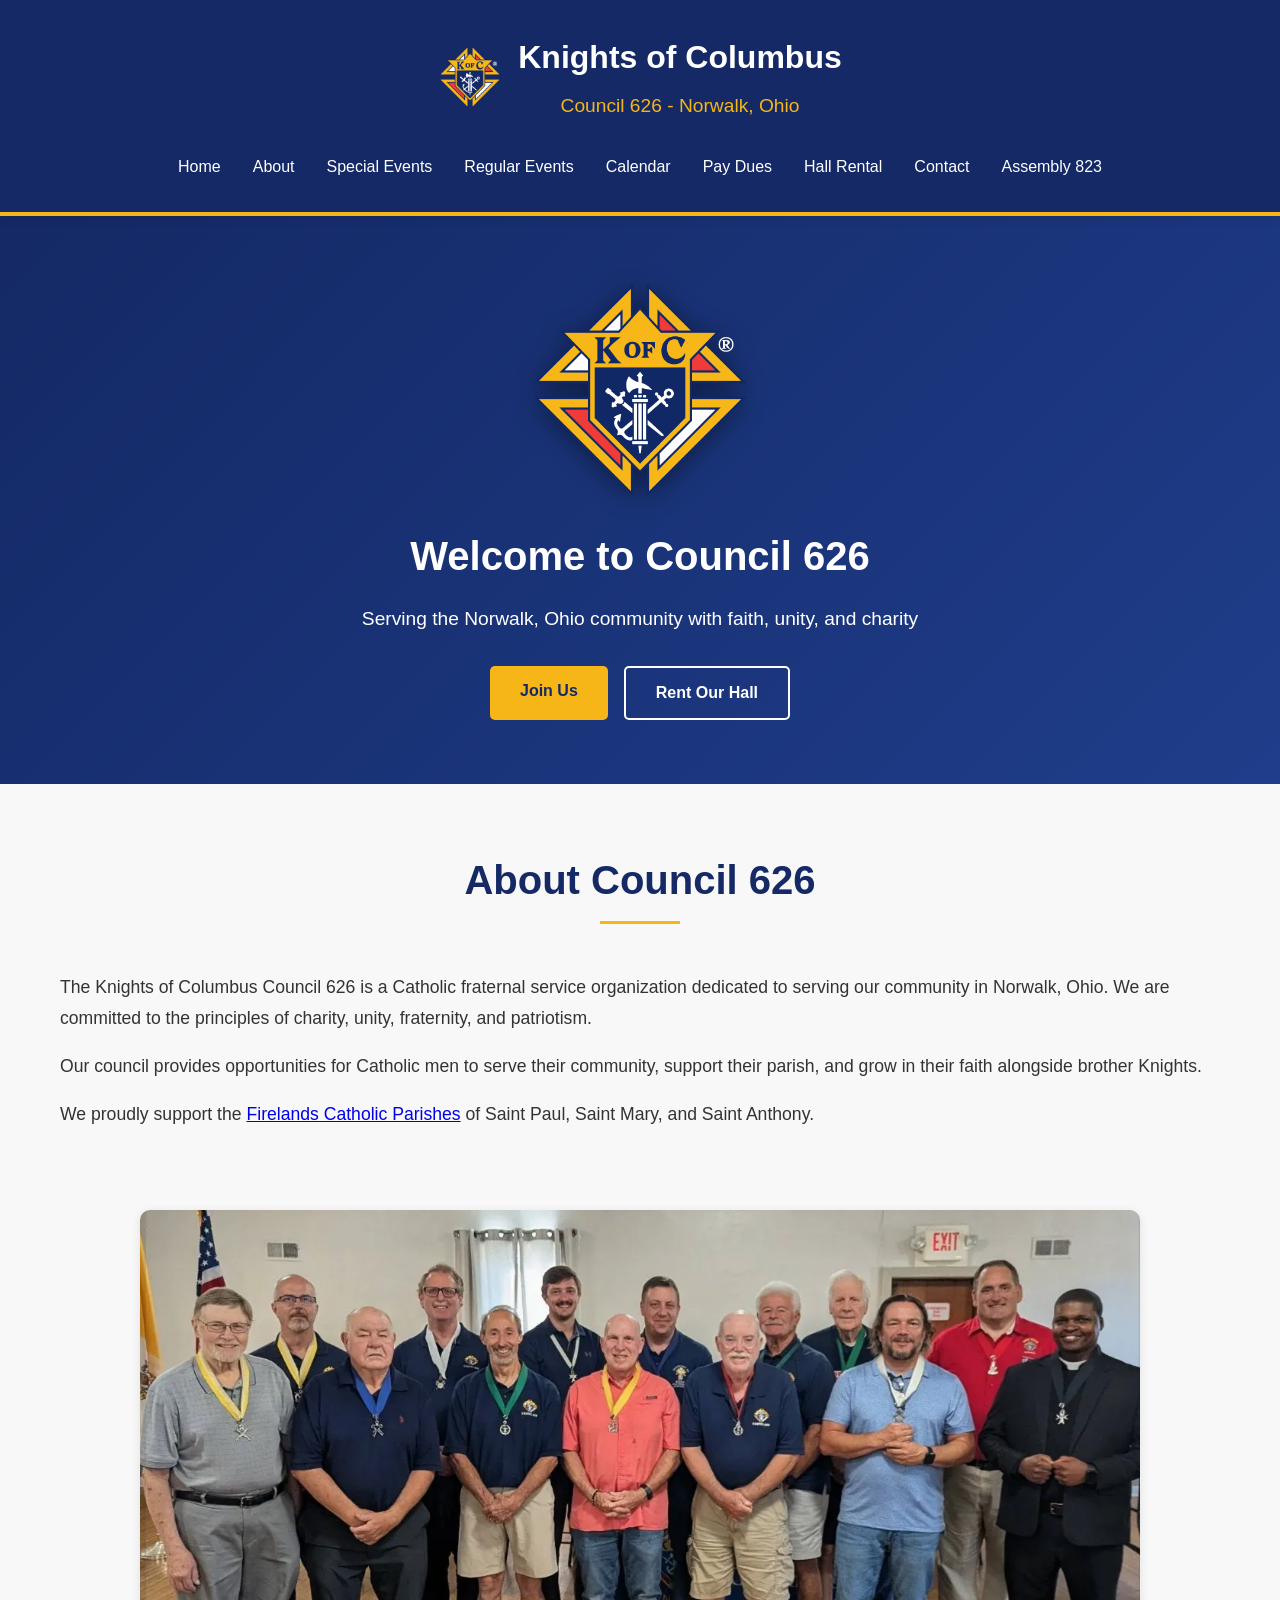
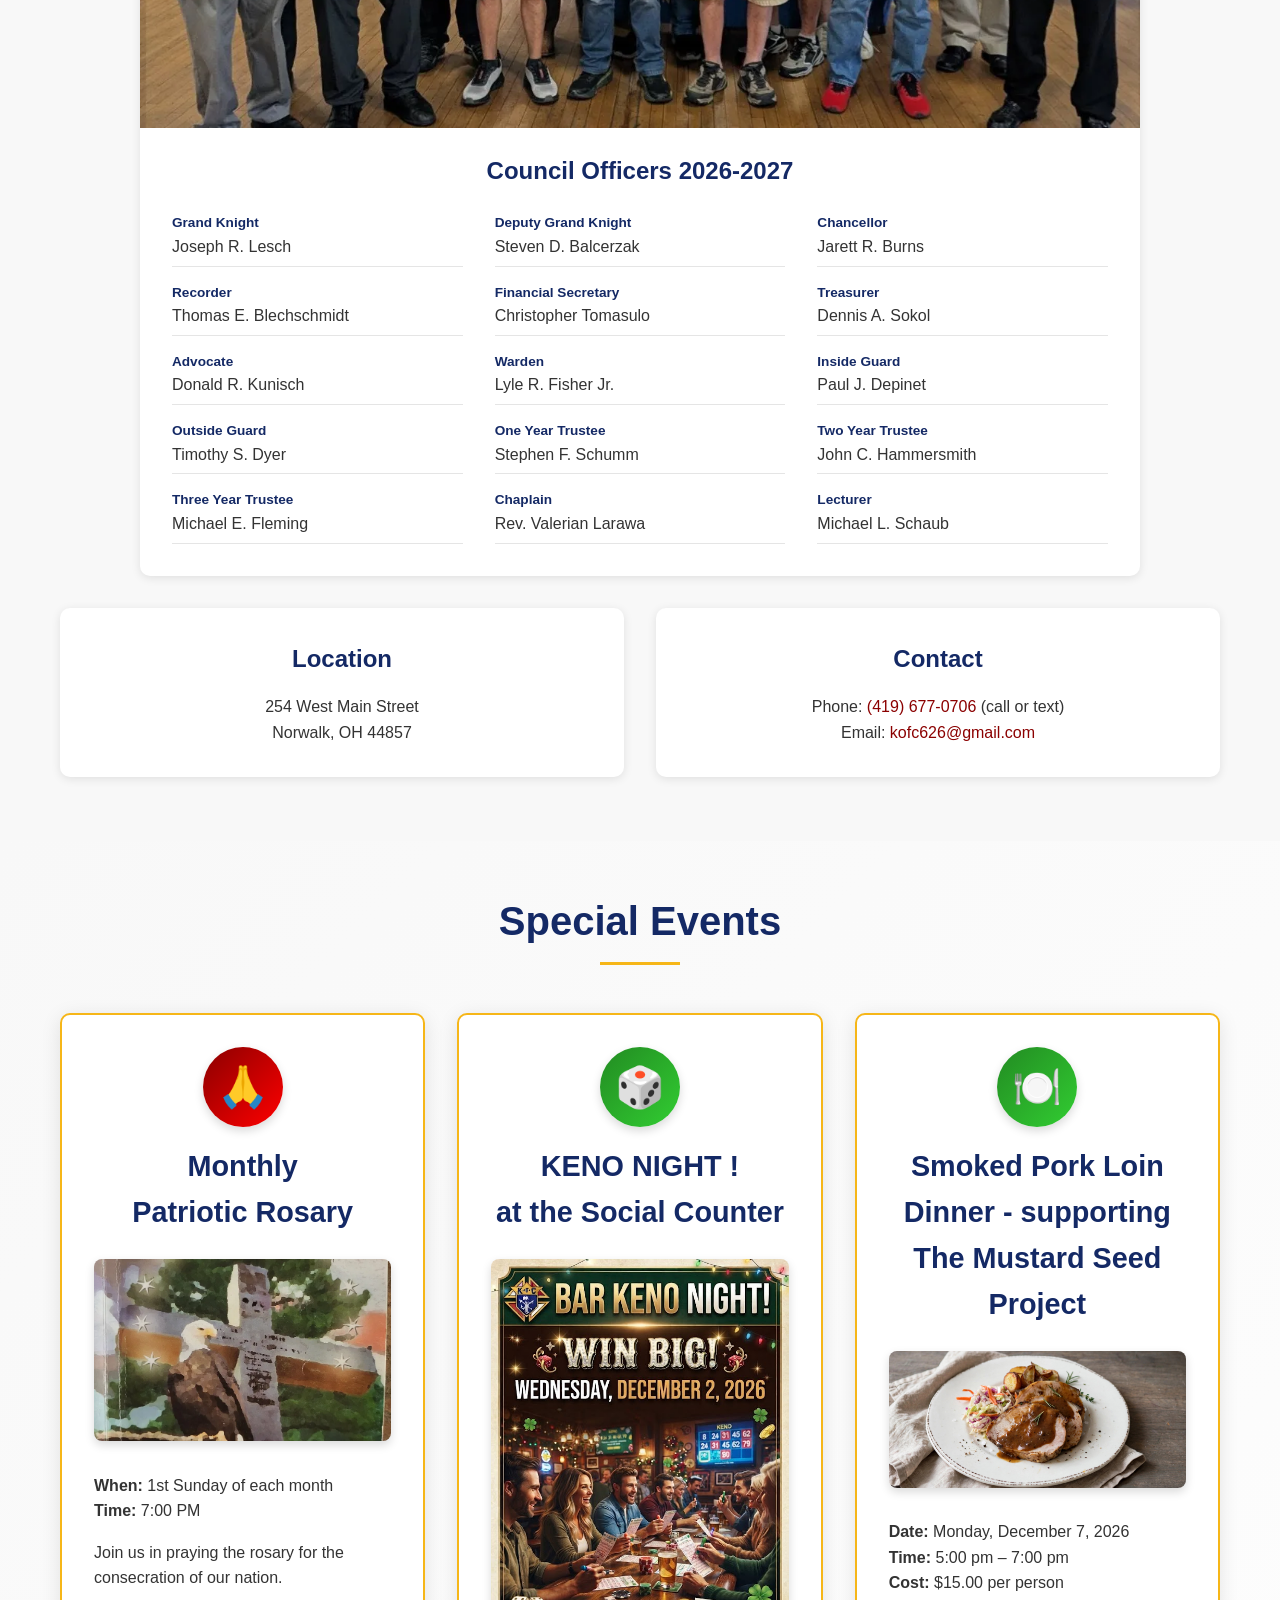
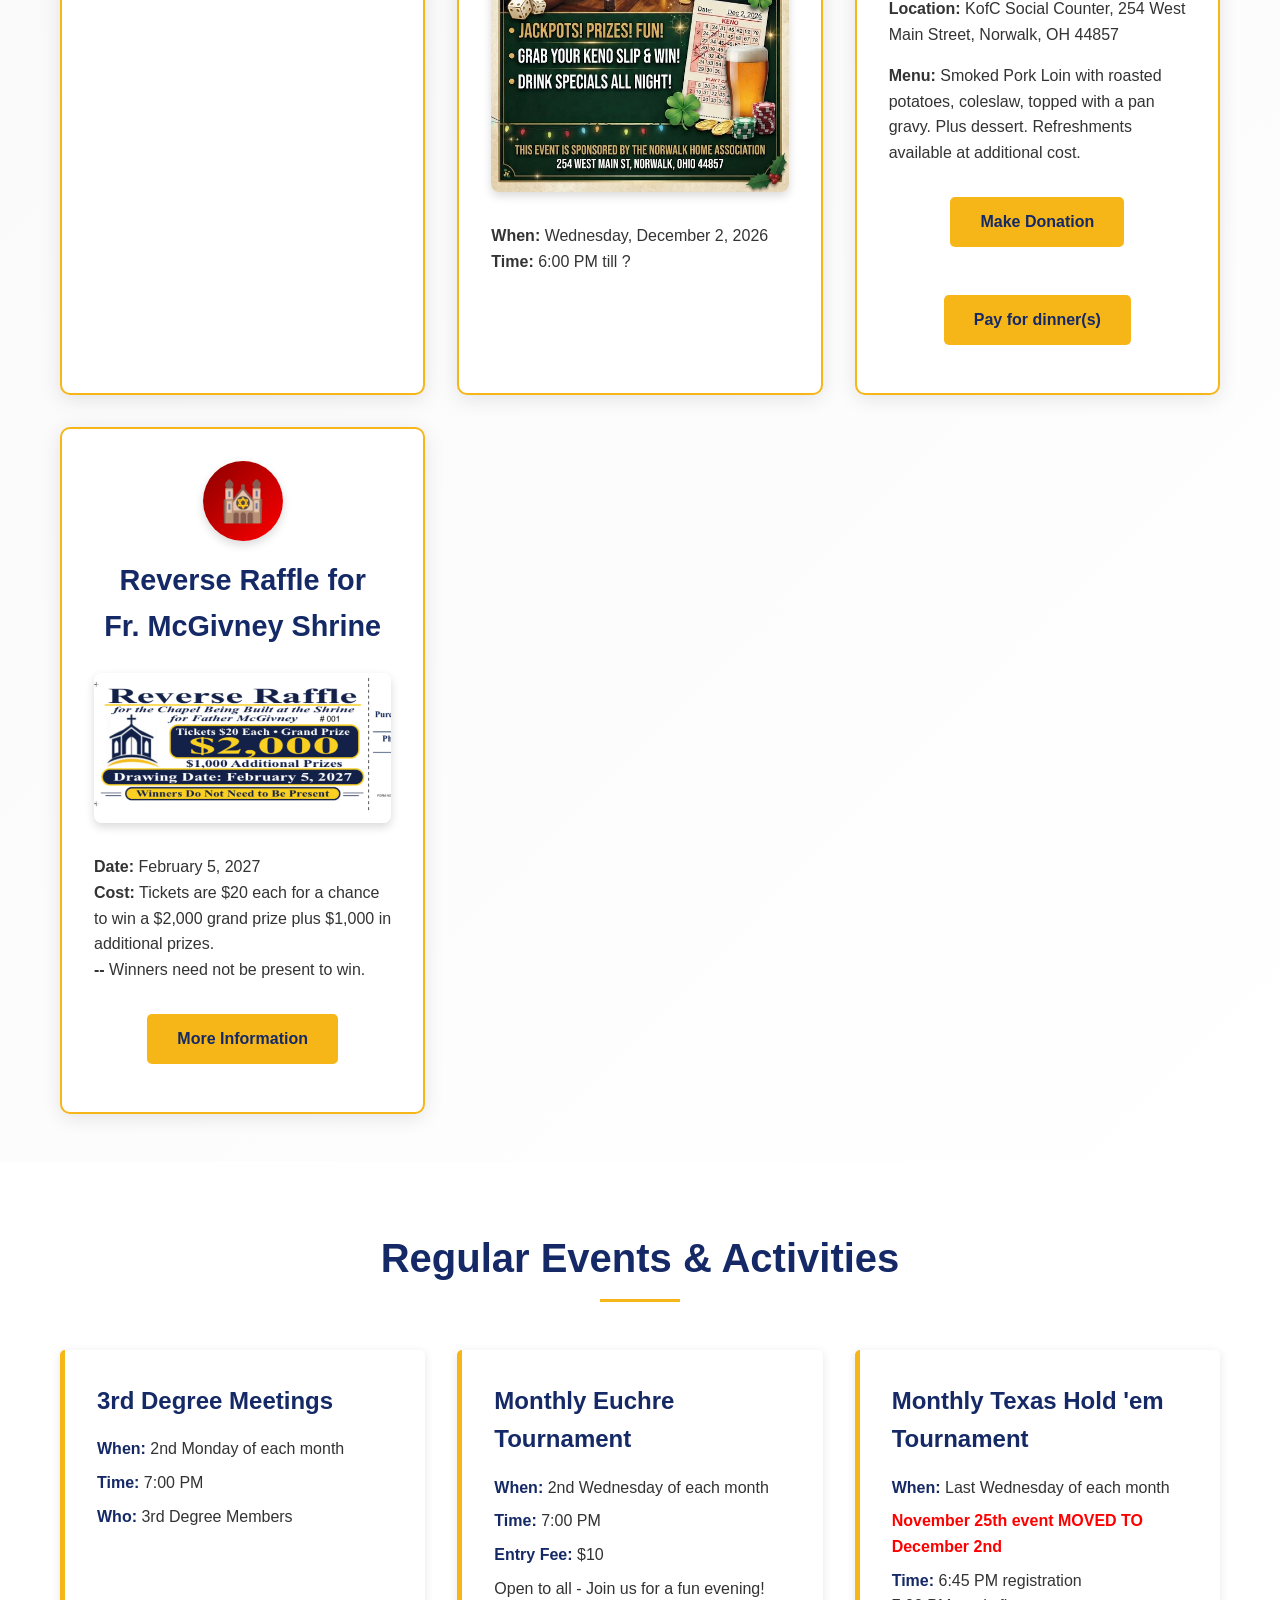
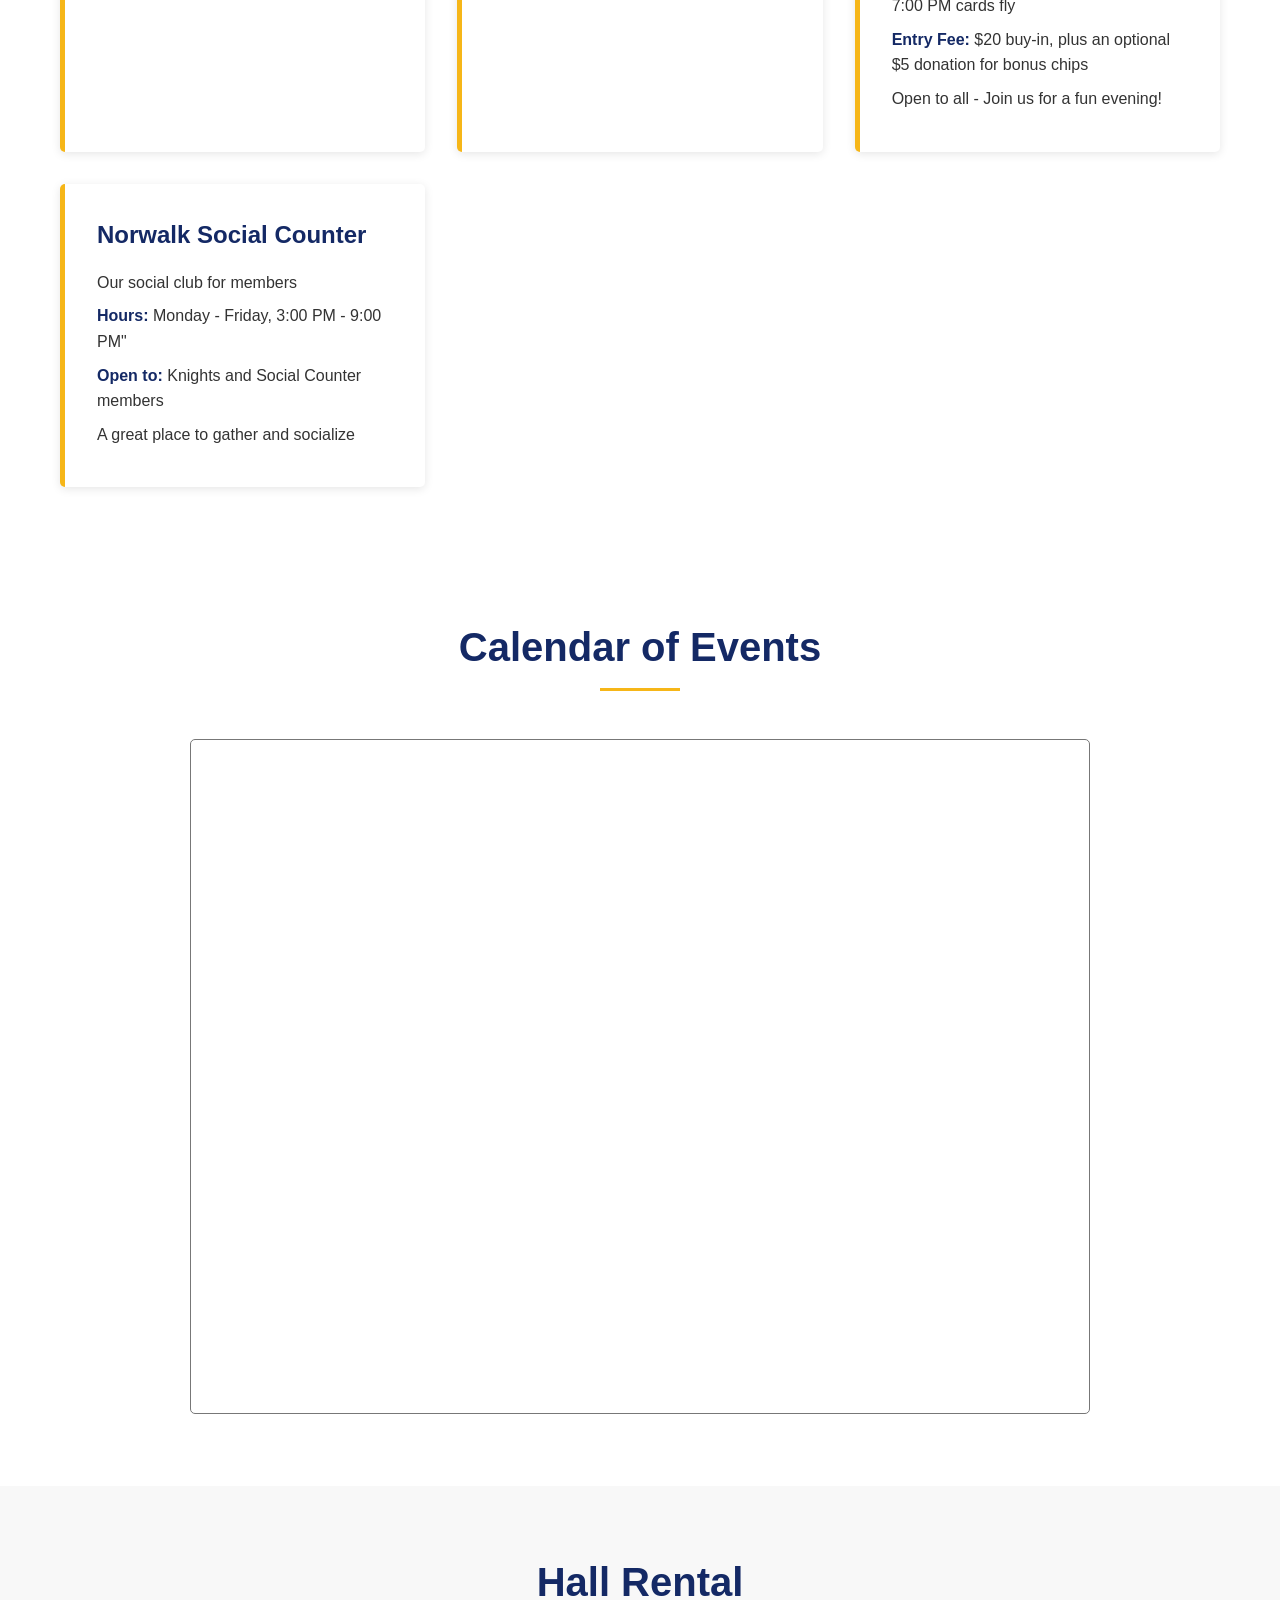
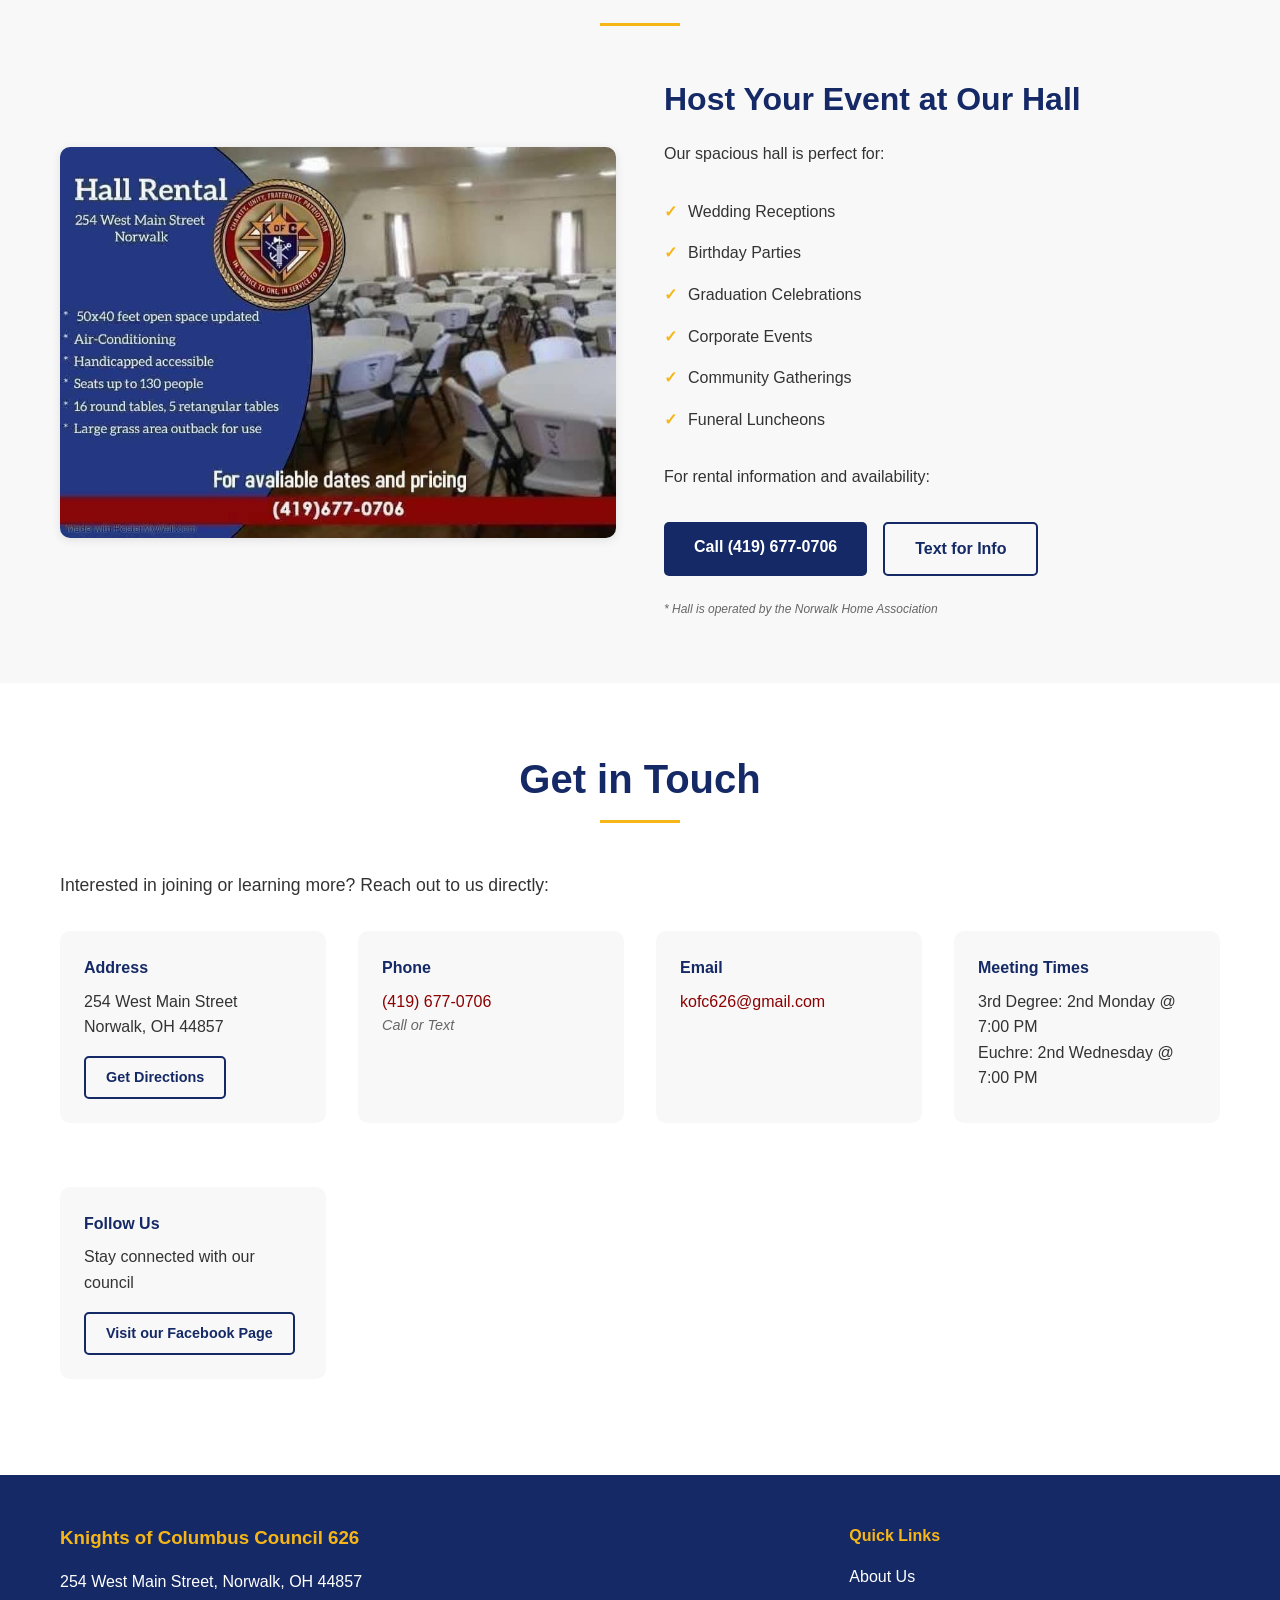
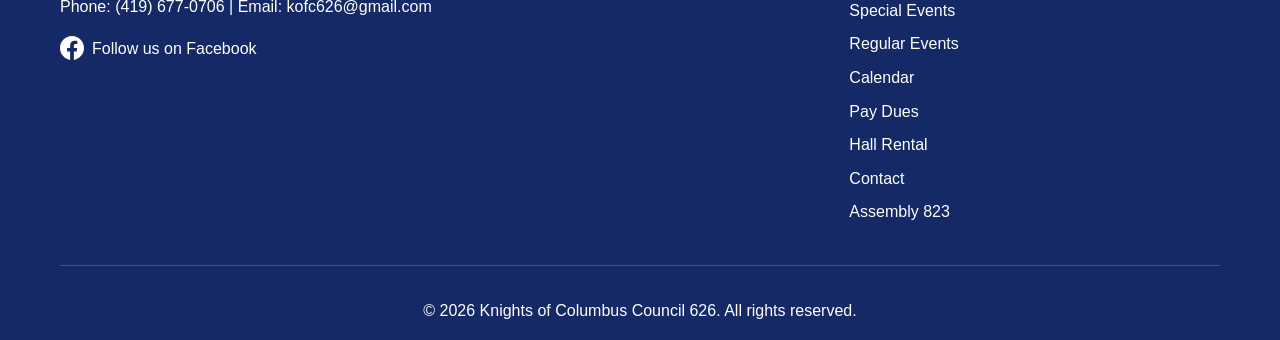
<file: index.html>
<!DOCTYPE html>
<html lang="en">
<head>
    <meta charset="UTF-8">
    <meta name="viewport" content="width=device-width, initial-scale=1.0">
    <title>Knights of Columbus Council 626 - Norwalk, Ohio</title>
    <link rel="icon" type="image/x-icon" href="kofc_favicon_io/favicon.ico">
    <link rel="icon" type="image/png" sizes="32x32" href="kofc_favicon_io/favicon-32x32.png">
    <link rel="icon" type="image/png" sizes="16x16" href="kofc_favicon_io/favicon-16x16.png">
    <link rel="apple-touch-icon" sizes="180x180" href="kofc_favicon_io/apple-touch-icon.png">
    <link rel="manifest" href="kofc_favicon_io/site.webmanifest">
    <link rel="icon" href="kofc_favicon_io/favicon.ico" type="image/x-icon">
    <link rel="stylesheet" href="styles.css">
</head>
<body>
    <header>
        <div class="container">
            <div class="header-content">
                <img src="images/kofc-emblem.png" alt="" class="header-emblem">
                <div>
                    <h1>Knights of Columbus</h1>
                    <h2>Council 626 - Norwalk, Ohio</h2>
                </div>
            </div>
            <nav>
                <ul>
                    <li><a href="#home">Home</a></li>
                    <li><a href="#about">About</a></li>
                    <li><a href="#special-events">Special Events</a></li>
                    <li><a href="#events">Regular Events</a></li>
                    <li><a href="#calendar">Calendar</a></li>
                    <li><a href="dues.html">Pay Dues</a></li>
                    <li><a href="#hall-rental">Hall Rental</a></li>
                    <li><a href="#contact">Contact</a></li>
                    <li><a href="assembly823.html">Assembly 823</a></li>
                </ul>
            </nav>
        </div>
    </header>

    <section id="home" class="hero">
        <div class="container">
            <div class="hero-content">
                <img src="images/kofc-emblem.png" alt="Knights of Columbus emblem" class="hero-emblem">
                <h2>Welcome to Council 626</h2>
                <p>Serving the Norwalk, Ohio community with faith, unity, and charity</p>
                <div class="cta-buttons">
                    <a href="#contact" class="btn btn-primary">Join Us</a>
                    <a href="#hall-rental" class="btn btn-secondary">Rent Our Hall</a>
                </div>
            </div>
        </div>
    </section>

    <section id="about" class="about">
        <div class="container">
            <h2>About Council 626</h2>
            <div class="about-content">
                <div class="about-text">
                    <p>The Knights of Columbus Council 626 is a Catholic fraternal service organization dedicated to serving our community in Norwalk, Ohio. We are committed to the principles of charity, unity, fraternity, and patriotism.</p>
                    <p>Our council provides opportunities for Catholic men to serve their community, support their parish, and grow in their faith alongside brother Knights.</p>
                    <p>We proudly support the <a href="https://firelandscatholic.org/" target="_blank">Firelands Catholic Parishes</a> of Saint Paul, Saint Mary, and Saint Anthony.</p>
                </div>
                <figure class="officers-photo">
                    <img src="2026-2027-officers.webp" alt="Council 626 officers for 2026-2027" width="1311" height="678" loading="lazy">
                    <figcaption>
                        <h3>Council Officers 2026-2027</h3>
                        <ul class="officer-list">
                            <li><span>Grand Knight</span>Joseph R. Lesch</li>
                            <li><span>Deputy Grand Knight</span>Steven D. Balcerzak</li>
                            <li><span>Chancellor</span>Jarett R. Burns</li>
                            <li><span>Recorder</span>Thomas E. Blechschmidt</li>
                            <li><span>Financial Secretary</span>Christopher Tomasulo</li>
                            <li><span>Treasurer</span>Dennis A. Sokol</li>
                            <li><span>Advocate</span>Donald R. Kunisch</li>
                            <li><span>Warden</span>Lyle R. Fisher Jr.</li>
                            <li><span>Inside Guard</span>Paul J. Depinet</li>
                            <li><span>Outside Guard</span>Timothy S. Dyer</li>
                            <li><span>One Year Trustee</span>Stephen F. Schumm</li>
                            <li><span>Two Year Trustee</span>John C. Hammersmith</li>
                            <li><span>Three Year Trustee</span>Michael E. Fleming</li>
                            <li><span>Chaplain</span>Rev. Valerian Larawa</li>
                            <li><span>Lecturer</span>Michael L. Schaub</li>
                        </ul>
                    </figcaption>
                </figure>

                <div class="info-cards">
                    <div class="info-card">
                        <h3>Location</h3>
                        <p>254 West Main Street<br>Norwalk, OH 44857</p>
                    </div>
                    <div class="info-card">
                        <h3>Contact</h3>
                        <p>Phone: <a href="tel:4196770706">(419) 677-0706</a> (call or text)<br>
                        Email: <a href="mailto:kofc626@gmail.com">kofc626@gmail.com</a></p>
                    </div>
                </div>
            </div>
        </div>
    </section>

    <section id="special-events" class="special-events">
        <div class="container">
            <h2>Special Events</h2>
            <div class="special-events-grid">
			<!--  icons - food 🍽️     football 🏈      prayers 🙏     running 🏃    feet  👣   dice 🎲         -->
            <!-- --------------------------event #3 -->
                <div class="special-event-card">
                    <h3>
                        <span class="event-icon prayer">🙏</span>
                        Monthly<br> Patriotic Rosary</br>
                    </h3>
                    <div class="event-image">
                        <img src="patriotic-rosary.webp" alt="Monthly Patriotic Rosary — Prayer for the Consecration of Our Nation" loading="lazy">
                    </div>
                    <p><strong>When:</strong> 1st Sunday of each month<br>
                    <strong>Time:</strong> 7:00 PM</p>

                    <p>Join us in praying the rosary for the consecration of our nation.</p>
                </div>
            <!-- --------------------------end event #3 -->
			<!-- --------------------------event #3 -->
                <div class="special-event-card">
                    <h3>
                        <span class="event-icon food">🎲</span>
                        KENO NIGHT ! <br>at the Social Counter</br>
                    </h3>
                    <div class="event-image">
                        <img src="images/keno.jpg" alt="Special KENO Night" loading="lazy">
                    </div>
                    <p><strong>When:</strong> Wednesday, December 2, 2026<br>
                    <strong>Time:</strong> 6:00 PM till ?</p>
                </div>
            <!-- --------------------------end event #3 -->
            <!-- --------------------------event #2  -->
                <div class="special-event-card">
                    <h3>
                        <span class="event-icon food">🍽️</span>
                        Smoked Pork Loin Dinner - supporting The Mustard Seed Project
                    </h3>
                    <div class="event-image">
                        <img src="images/porkloindinner.jpg" alt="Smoked Pork loin dinner to support the Mustard Seed Project" loading="lazy">
                    </div>
                    <p><strong>Date:</strong> Monday, December 7, 2026<br>
                    <strong>Time:</strong> 5:00 pm – 7:00 pm<br>
                    <strong>Cost:</strong> $15.00 per person<br>
                    <strong>Location:</strong> KofC Social Counter, 254 West Main Street, Norwalk, OH 44857</p>

                    <p><strong>Menu:</strong> Smoked Pork Loin with roasted potatoes, coleslaw, topped with a pan gravy. Plus dessert. Refreshments available at additional cost.</p>
 
					<div class="event-actions">
                        <a href="https://buy.stripe.com/fZu9AUb5539cfOO4Nh2kw0L" target="_blank" class="btn btn-primary">Make Donation</a>
                    </div>
					<div class="event-actions">
                        <a href="https://buy.stripe.com/9B67sMehh6logSSenR2kw0M" target="_blank" class="btn btn-primary">Pay for dinner(s)</a>
                    </div>

                 </div>
            <!-- --------------------------end event #2 -->
           <!-- --------------------------event #2  -->
                <div class="special-event-card">
                    <h3>
                        <span class="event-icon prayer">🕍</span>
                        Reverse Raffle for<br> Fr. McGivney Shrine</br>
                    </h3>
                    <div class="event-image">
                        <img src="images/ReverseRaffle.jpg" alt="Reverse Raffle for Fr. McGivney Shrine at Sowerful Mother Shrine" loading="lazy">
                    </div>
                    <p><strong>Date:</strong> February 5, 2027<br>
                    <strong>Cost:</strong> Tickets are $20 each for a chance to win a $2,000 grand prize plus $1,000 in additional prizes.<br>
                    <strong>      --</strong> Winners need not be present to win.</p>

 					<div class="event-actions">
                        <a href="https://share.google/QqMtNBHoKMBZWhzDH " target="_blank" class="btn btn-primary">More Information</a>
                    </div>

                 </div>
            <!-- --------------------------end event #2 -->
        </div>
    </section>

    <section id="events" class="events">
        <div class="container">
            <h2>Regular Events & Activities</h2>
            <div class="events-grid">
                <div class="event-card">
                    <h3>3rd Degree Meetings</h3>
                    <div class="event-details">
                        <p><strong>When:</strong> 2nd Monday of each month</p>
                        <p><strong>Time:</strong> 7:00 PM</p>
                        <p><strong>Who:</strong> 3rd Degree Members</p>
                    </div>
                </div>
                <div class="event-card">
                    <h3>Monthly Euchre Tournament</h3>
                    <div class="event-details">
                        <p><strong>When:</strong> 2nd Wednesday of each month</p>
                        <p><strong>Time:</strong> 7:00 PM</p>
                        <p><strong>Entry Fee:</strong> $10</p>
                        <p>Open to all - Join us for a fun evening!</p>
                    </div>
                </div>
                <div class="event-card">
                    <h3>Monthly Texas Hold 'em Tournament</h3>
                    <div class="event-details">
                        <p><strong>When:</strong> Last Wednesday of each month</p>
						<p class="flashing-text" style="color: red"><b>November 25th event MOVED TO December 2nd</b></p>
                        <p><strong>Time:</strong> 6:45 PM registration<br>
                        7:00 PM cards fly</p>
                        <p><strong>Entry Fee:</strong> $20 buy-in, plus an optional $5 donation for bonus chips</p>
                        <p>Open to all - Join us for a fun evening!</p>
                    </div>
                </div>
                <div class="event-card">
                    <h3>Norwalk Social Counter</h3>
                    <div class="event-details">
                        <p>Our social club for members</p>
                        <p><strong>Hours:</strong> Monday - Friday, 3:00 PM - 9:00 PM"</p>
					<!--	<p class="flashing-text" style="color: red"><b>CLOSED 11/25-26/2026</b></p> -->
                        <p><strong>Open to:</strong> Knights and Social Counter members</p>
                        <p>A great place to gather and socialize</p>
                    </div>
                </div>
            </div>
        </div>
    </section>

    <section id="calendar" class="calendar">
        <div class="container">
            <h2>Calendar of Events</h2>
            <div class="calendar-wrapper">
                <iframe src="https://calendar.google.com/calendar/embed?height=600&wkst=1&ctz=America%2FNew_York&showPrint=0&mode=AGENDA&src=a29mYzYyNkBnbWFpbC5jb20&color=%237986cb" frameborder="0" scrolling="no" loading="lazy" title="Knights of Columbus Council 626 Calendar"></iframe>
            </div>
        </div>
    </section>

    <section id="hall-rental" class="hall-rental">
        <div class="container">
            <h2>Hall Rental</h2>
            <div class="rental-content">
                <div class="rental-image">
                    <img src="hall rental.jpg" alt="Knights of Columbus Hall Available for Rent" loading="lazy">
                </div>
                <div class="rental-info">
                    <h3>Host Your Event at Our Hall</h3>
                    <p>Our spacious hall is perfect for:</p>
                    <ul>
                        <li>Wedding Receptions</li>
                        <li>Birthday Parties</li>
                        <li>Graduation Celebrations</li>
                        <li>Corporate Events</li>
                        <li>Community Gatherings</li>
                        <li>Funeral Luncheons</li>
                    </ul>
                    <p>For rental information and availability:</p>
                    <div class="contact-options">
                        <a href="tel:4196770706" class="btn btn-primary">Call (419) 677-0706</a>
                        <a href="sms:4196770706" class="btn btn-secondary">Text for Info</a>
                    </div>
                    <p class="hall-footnote">* Hall is operated by the Norwalk Home Association</p>
                </div>
            </div>
        </div>
    </section>

    <section id="contact" class="contact">
        <div class="container">
            <h2>Get in Touch</h2>
            <p class="contact-intro">Interested in joining or learning more? Reach out to us directly:</p>
            <div class="contact-info">
                <div class="contact-item">
                    <h4>Address</h4>
                    <p>254 West Main Street<br>Norwalk, OH 44857</p>
                    <a href="https://maps.google.com/?q=254+West+Main+Street+Norwalk+OH+44857" target="_blank" class="btn btn-secondary">Get Directions</a>
                </div>
                <div class="contact-item">
                    <h4>Phone</h4>
                    <p><a href="tel:4196770706">(419) 677-0706</a></p>
                    <p class="text-note">Call or Text</p>
                </div>
                <div class="contact-item">
                    <h4>Email</h4>
                    <p><a href="mailto:kofc626@gmail.com">kofc626@gmail.com</a></p>
                </div>
                <div class="contact-item">
                    <h4>Meeting Times</h4>
                    <p>3rd Degree: 2nd Monday @ 7:00 PM<br>
                    Euchre: 2nd Wednesday @ 7:00 PM</p>
                </div>
                <div class="contact-item">
                    <h4>Follow Us</h4>
                    <p>Stay connected with our council</p>
                    <a href="https://www.facebook.com/knights626" target="_blank" class="btn btn-secondary">Visit our Facebook Page</a>
                </div>
            </div>
        </div>
    </section>
	<!--
	<section id="assembly" class="hero">
		<meta http-equiv="refresh" content="5;url=assembly823.html">
    </section>
	-->
    <footer>
        <div class="container">
            <div class="footer-content">
                <div class="footer-info">
                    <h3>Knights of Columbus Council 626</h3>
                    <p>254 West Main Street, Norwalk, OH 44857</p>
                    <p>Phone: <a href="tel:4196770706">(419) 677-0706</a> | Email: <a href="mailto:kofc626@gmail.com">kofc626@gmail.com</a></p>
                    <p style="margin-top: 1rem;">
                        <a href="https://www.facebook.com/knights626" target="_blank" style="display: inline-flex; align-items: center; gap: 0.5rem;">
                            <svg style="width: 24px; height: 24px; fill: currentColor;" viewBox="0 0 24 24">
                                <path d="M24 12.073c0-6.627-5.373-12-12-12s-12 5.373-12 12c0 5.99 4.388 10.954 10.125 11.854v-8.385H7.078v-3.47h3.047V9.43c0-3.007 1.792-4.669 4.533-4.669 1.312 0 2.686.235 2.686.235v2.953H15.83c-1.491 0-1.956.925-1.956 1.874v2.25h3.328l-.532 3.47h-2.796v8.385C19.612 23.027 24 18.062 24 12.073z"/>
                            </svg>
                            Follow us on Facebook
                        </a>
                    </p>
                </div>
                <div class="footer-links">
                    <h4>Quick Links</h4>
                    <ul>
                        <li><a href="#about">About Us</a></li>
                        <li><a href="#special-events">Special Events</a></li>
                        <li><a href="#events">Regular Events</a></li>
                        <li><a href="#calendar">Calendar</a></li>
                        <li><a href="dues.html">Pay Dues</a></li>
                        <li><a href="#hall-rental">Hall Rental</a></li>
                        <li><a href="#contact">Contact</a></li>
                        <li><a href="assembly823.html">Assembly 823</a></li>
                    </ul>
                </div>
            </div>
            <div class="footer-bottom">
                <p>&copy; 2024 Knights of Columbus Council 626. All rights reserved.</p>
            </div>
        </div>
    </footer>

    <script src="script.js"></script>
</body>
</html>
</file>
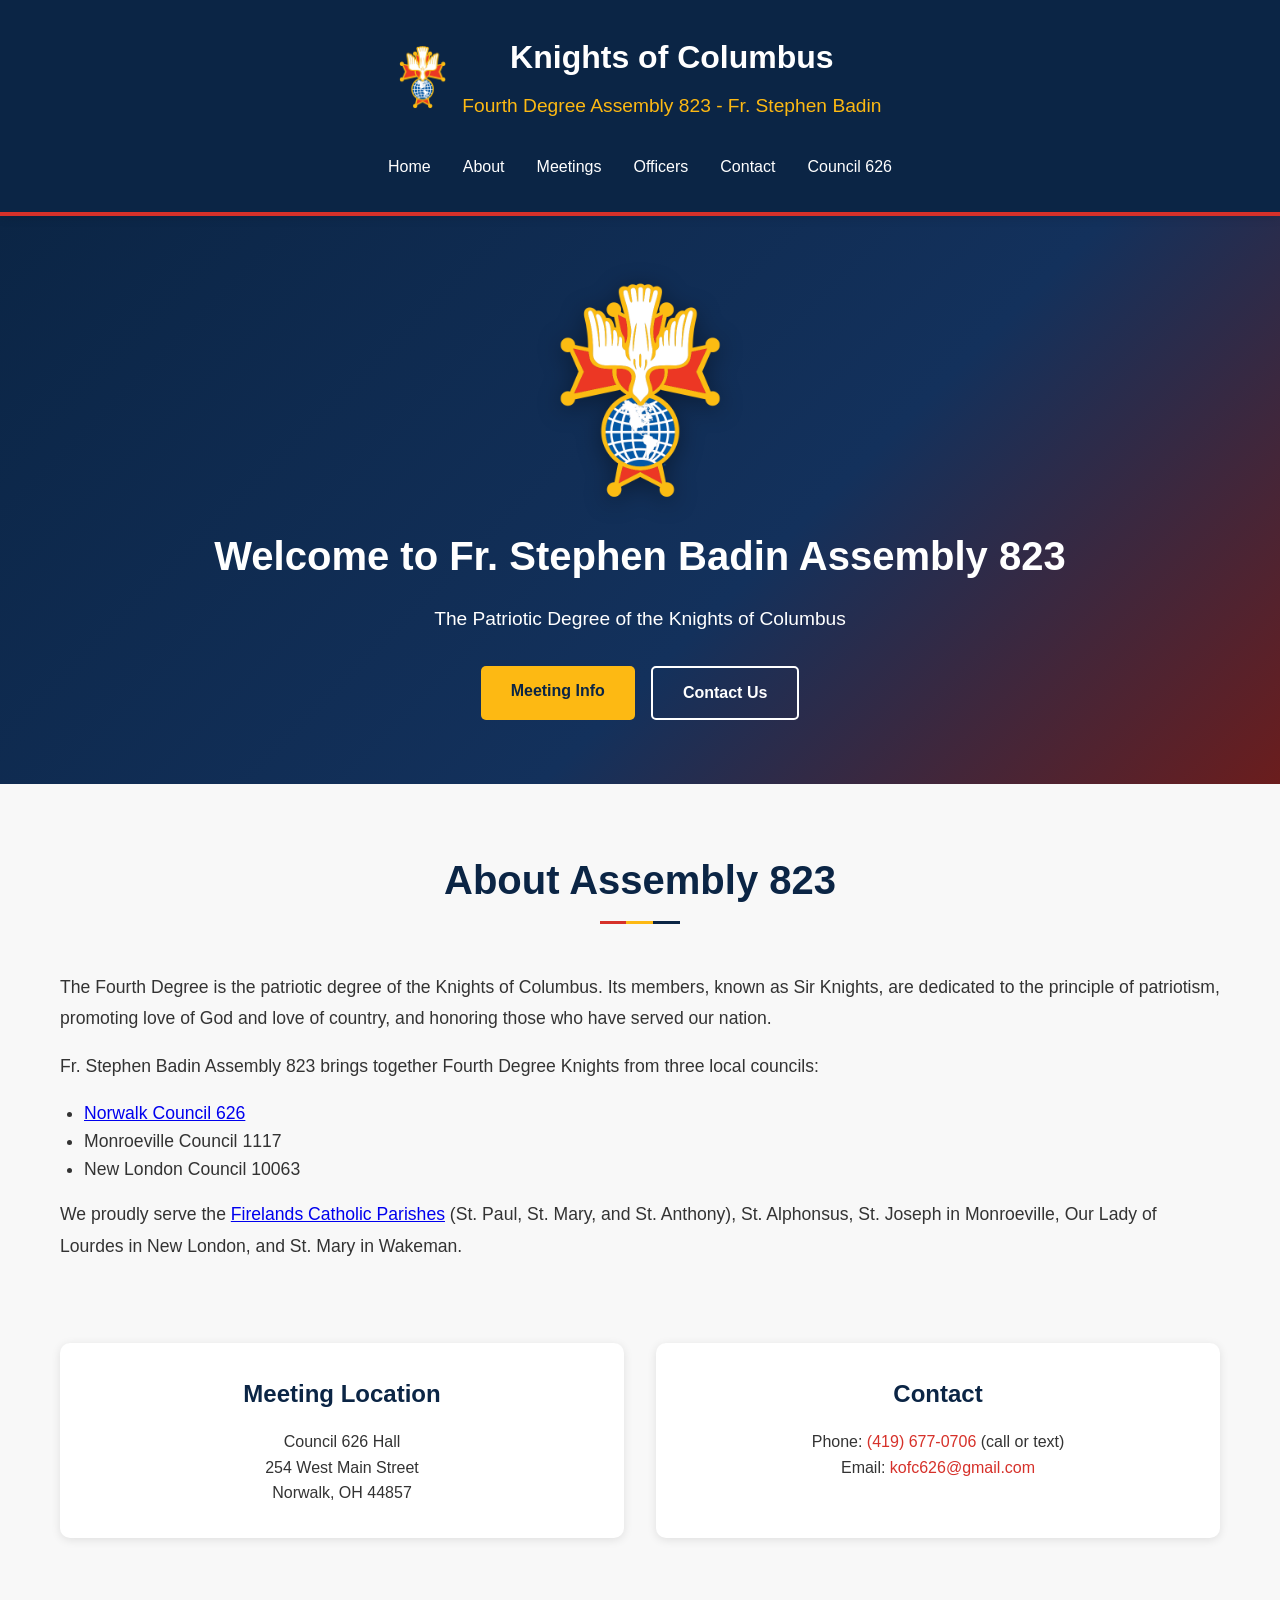
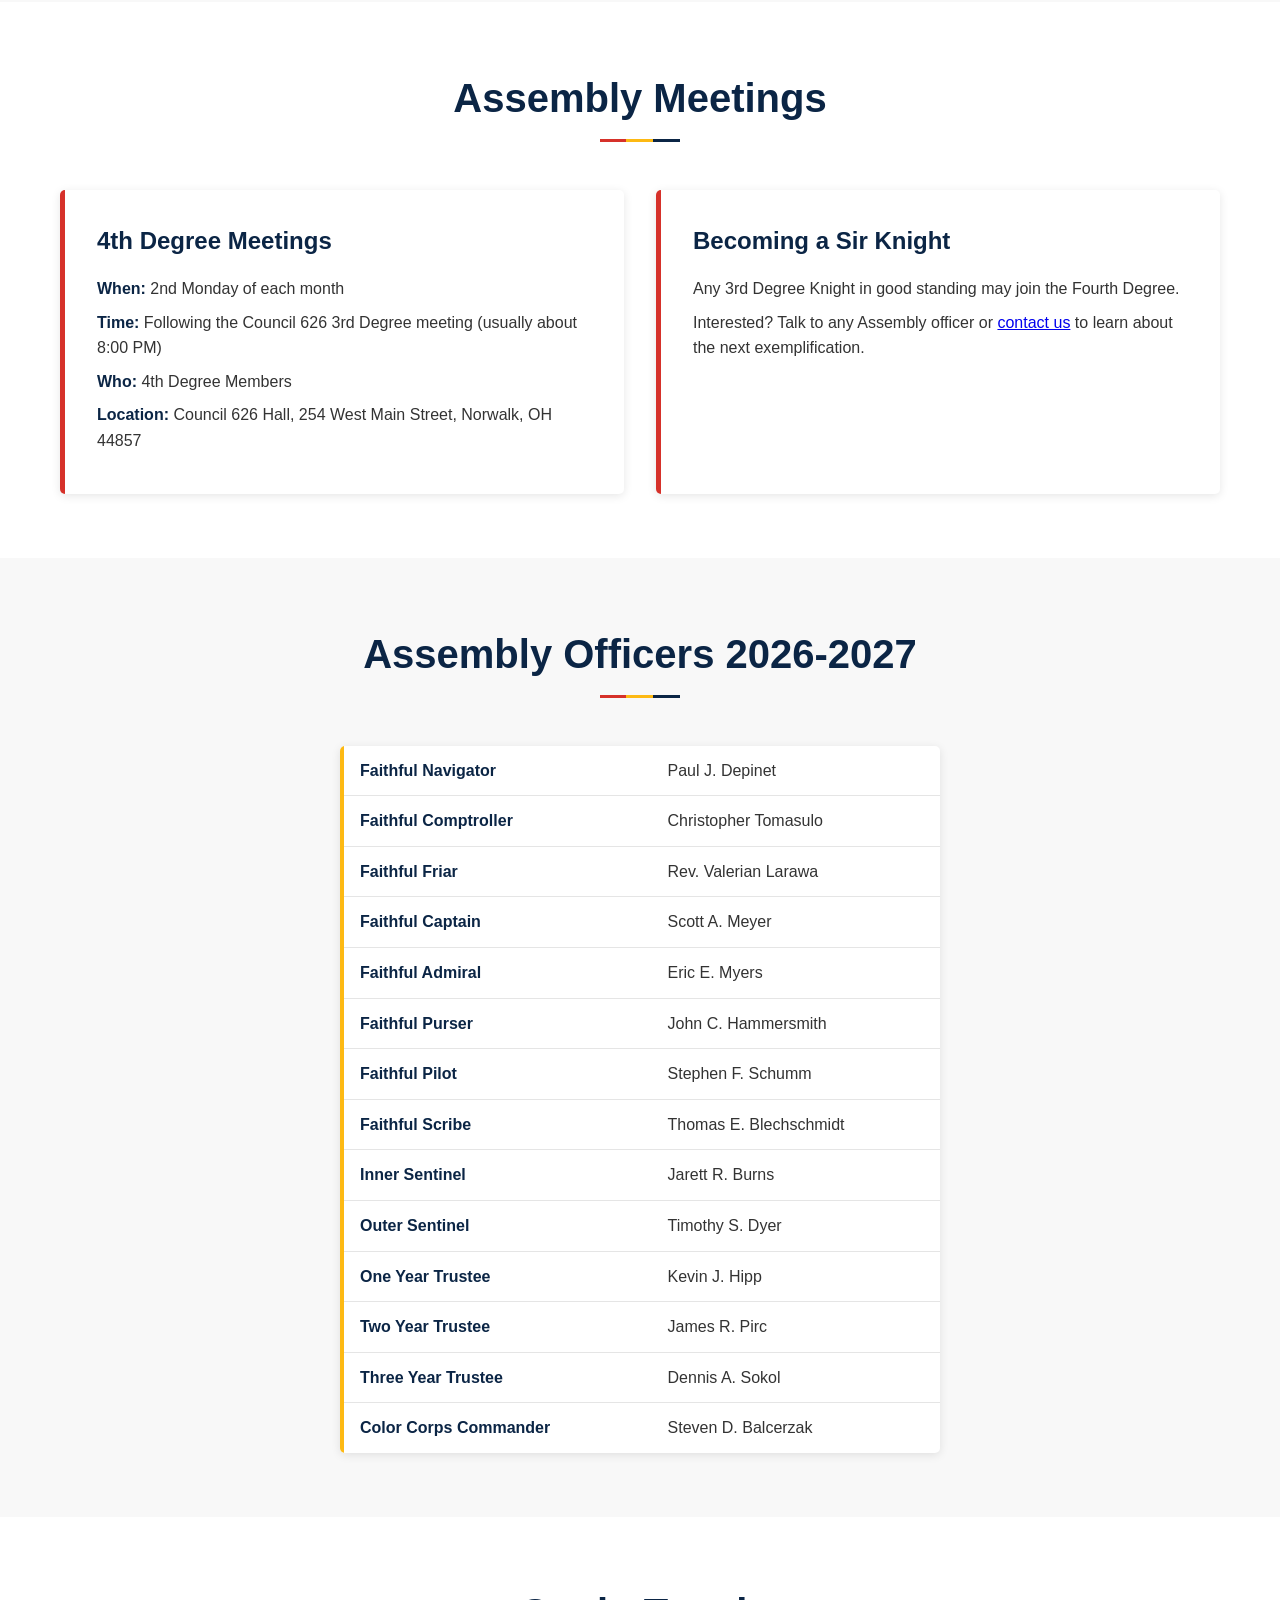
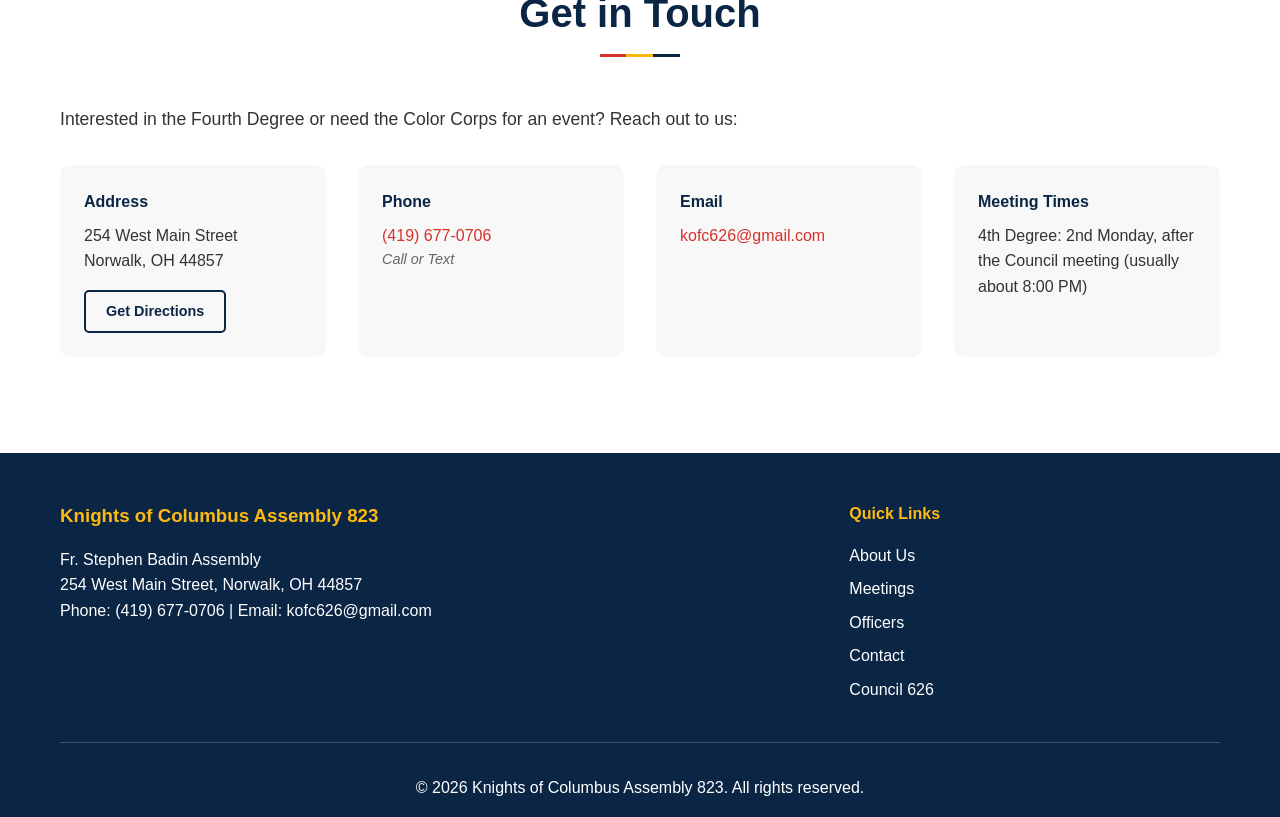
<file: assembly823.html>
<!DOCTYPE html>
<html lang="en">
<head>
    <meta charset="UTF-8">
    <meta name="viewport" content="width=device-width, initial-scale=1.0">
    <title>Knights of Columbus Assembly 823 - Fr. Stephen Badin - Norwalk, Ohio</title>
    <link rel="icon" type="image/x-icon" href="assembly_favicon/favicon.ico">
    <link rel="icon" type="image/png" sizes="32x32" href="assembly_favicon/favicon-32x32.png">
    <link rel="icon" type="image/png" sizes="16x16" href="assembly_favicon/favicon-16x16.png">
    <link rel="apple-touch-icon" sizes="180x180" href="assembly_favicon/apple-touch-icon.png">
    <link rel="stylesheet" href="styles.css">
</head>
<body class="assembly">
    <header>
        <div class="container">
            <div class="header-content">
                <img src="images/4th-degree-emblem.png" alt="" class="header-emblem">
                <div>
                    <h1>Knights of Columbus</h1>
                    <h2>Fourth Degree Assembly 823 - Fr. Stephen Badin</h2>
                </div>
            </div>
            <nav>
                <ul>
                    <li><a href="#home">Home</a></li>
                    <li><a href="#about">About</a></li>
                    <li><a href="#meetings">Meetings</a></li>
                    <li><a href="#officers">Officers</a></li>
                    <li><a href="#contact">Contact</a></li>
                    <li><a href="index.html">Council 626</a></li>
                </ul>
            </nav>
        </div>
    </header>

    <section id="home" class="hero">
        <div class="container">
            <div class="hero-content">
                <img src="images/4th-degree-emblem.png" alt="Knights of Columbus Fourth Degree emblem" class="hero-emblem">
                <h2>Welcome to Fr. Stephen Badin Assembly 823</h2>
                <p>The Patriotic Degree of the Knights of Columbus</p>
                <div class="cta-buttons">
                    <a href="#meetings" class="btn btn-primary">Meeting Info</a>
                    <a href="#contact" class="btn btn-secondary">Contact Us</a>
                </div>
            </div>
        </div>
    </section>

    <section id="about" class="about">
        <div class="container">
            <h2>About Assembly 823</h2>
            <div class="about-content">
                <div class="about-text">
                    <p>The Fourth Degree is the patriotic degree of the Knights of Columbus. Its members, known as Sir Knights,
                    are dedicated to the principle of patriotism, promoting love of God and love of country, and honoring
                    those who have served our nation.</p>
                    <p>Fr. Stephen Badin Assembly 823 brings together Fourth Degree Knights from three local councils:</p>
                    <ul class="assembly-list">
                        <li><a href="index.html">Norwalk Council 626</a></li>
                        <li>Monroeville Council 1117</li>
                        <li>New London Council 10063</li>
                    </ul>
                    <p>We proudly serve the <a href="https://firelandscatholic.org/" target="_blank">Firelands Catholic
                    Parishes</a> (St. Paul, St. Mary, and St. Anthony), St. Alphonsus, St. Joseph in Monroeville,
                    Our Lady of Lourdes in New London, and St. Mary in Wakeman.</p>
                </div>
                <div class="info-cards">
                    <div class="info-card">
                        <h3>Meeting Location</h3>
                        <p>Council 626 Hall<br>254 West Main Street<br>Norwalk, OH 44857</p>
                    </div>
                    <div class="info-card">
                        <h3>Contact</h3>
                        <p>Phone: <a href="tel:4196770706">(419) 677-0706</a> (call or text)<br>
                        Email: <a href="mailto:kofc626@gmail.com">kofc626@gmail.com</a></p>
                    </div>
                </div>
            </div>
        </div>
    </section>

    <section id="meetings" class="events">
        <div class="container">
            <h2>Assembly Meetings</h2>
            <div class="events-grid">
                <div class="event-card">
                    <h3>4th Degree Meetings</h3>
                    <div class="event-details">
                        <p><strong>When:</strong> 2nd Monday of each month</p>
                        <p><strong>Time:</strong> Following the Council 626 3rd Degree meeting (usually about 8:00 PM)</p>
                        <p><strong>Who:</strong> 4th Degree Members</p>
                        <p><strong>Location:</strong> Council 626 Hall, 254 West Main Street, Norwalk, OH 44857</p>
                    </div>
                </div>
                <div class="event-card">
                    <h3>Becoming a Sir Knight</h3>
                    <div class="event-details">
                        <p>Any 3rd Degree Knight in good standing may join the Fourth Degree.</p>
                        <p>Interested? Talk to any Assembly officer or <a href="#contact">contact us</a> to learn about the next exemplification.</p>
                    </div>
                </div>
            </div>
        </div>
    </section>

    <section id="officers" class="officers">
        <div class="container">
            <h2>Assembly Officers 2026-2027</h2>
            <table class="officer-table">
                <tbody>
                    <tr><th scope="row">Faithful Navigator</th><td>Paul J. Depinet</td></tr>
                    <tr><th scope="row">Faithful Comptroller</th><td>Christopher Tomasulo</td></tr>
                    <tr><th scope="row">Faithful Friar</th><td>Rev. Valerian Larawa</td></tr>
                    <tr><th scope="row">Faithful Captain</th><td>Scott A. Meyer</td></tr>
                    <tr><th scope="row">Faithful Admiral</th><td>Eric E. Myers</td></tr>
                    <tr><th scope="row">Faithful Purser</th><td>John C. Hammersmith</td></tr>
                    <tr><th scope="row">Faithful Pilot</th><td>Stephen F. Schumm</td></tr>
                    <tr><th scope="row">Faithful Scribe</th><td>Thomas E. Blechschmidt</td></tr>
                    <tr><th scope="row">Inner Sentinel</th><td>Jarett R. Burns</td></tr>
                    <tr><th scope="row">Outer Sentinel</th><td>Timothy S. Dyer</td></tr>
                    <tr><th scope="row">One Year Trustee</th><td>Kevin J. Hipp</td></tr>
                    <tr><th scope="row">Two Year Trustee</th><td>James R. Pirc</td></tr>
                    <tr><th scope="row">Three Year Trustee</th><td>Dennis A. Sokol</td></tr>
                    <tr><th scope="row">Color Corps Commander</th><td>Steven D. Balcerzak</td></tr>
                </tbody>
            </table>
        </div>
    </section>

    <section id="contact" class="contact">
        <div class="container">
            <h2>Get in Touch</h2>
            <p class="contact-intro">Interested in the Fourth Degree or need the Color Corps for an event? Reach out to us:</p>
            <div class="contact-info">
                <div class="contact-item">
                    <h4>Address</h4>
                    <p>254 West Main Street<br>Norwalk, OH 44857</p>
                    <a href="https://maps.google.com/?q=254+West+Main+Street+Norwalk+OH+44857" target="_blank" class="btn btn-secondary">Get Directions</a>
                </div>
                <div class="contact-item">
                    <h4>Phone</h4>
                    <p><a href="tel:4196770706">(419) 677-0706</a></p>
                    <p class="text-note">Call or Text</p>
                </div>
                <div class="contact-item">
                    <h4>Email</h4>
                    <p><a href="mailto:kofc626@gmail.com">kofc626@gmail.com</a></p>
                </div>
                <div class="contact-item">
                    <h4>Meeting Times</h4>
                    <p>4th Degree: 2nd Monday, after the Council meeting (usually about 8:00 PM)</p>
                </div>
            </div>
        </div>
    </section>

    <footer>
        <div class="container">
            <div class="footer-content">
                <div class="footer-info">
                    <h3>Knights of Columbus Assembly 823</h3>
                    <p>Fr. Stephen Badin Assembly</p>
                    <p>254 West Main Street, Norwalk, OH 44857</p>
                    <p>Phone: <a href="tel:4196770706">(419) 677-0706</a> | Email: <a href="mailto:kofc626@gmail.com">kofc626@gmail.com</a></p>
                </div>
                <div class="footer-links">
                    <h4>Quick Links</h4>
                    <ul>
                        <li><a href="#about">About Us</a></li>
                        <li><a href="#meetings">Meetings</a></li>
                        <li><a href="#officers">Officers</a></li>
                        <li><a href="#contact">Contact</a></li>
                        <li><a href="index.html">Council 626</a></li>
                    </ul>
                </div>
            </div>
            <div class="footer-bottom">
                <p>&copy; 2026 Knights of Columbus Assembly 823. All rights reserved.</p>
            </div>
        </div>
    </footer>

    <script src="script.js"></script>
</body>
</html>
</file>
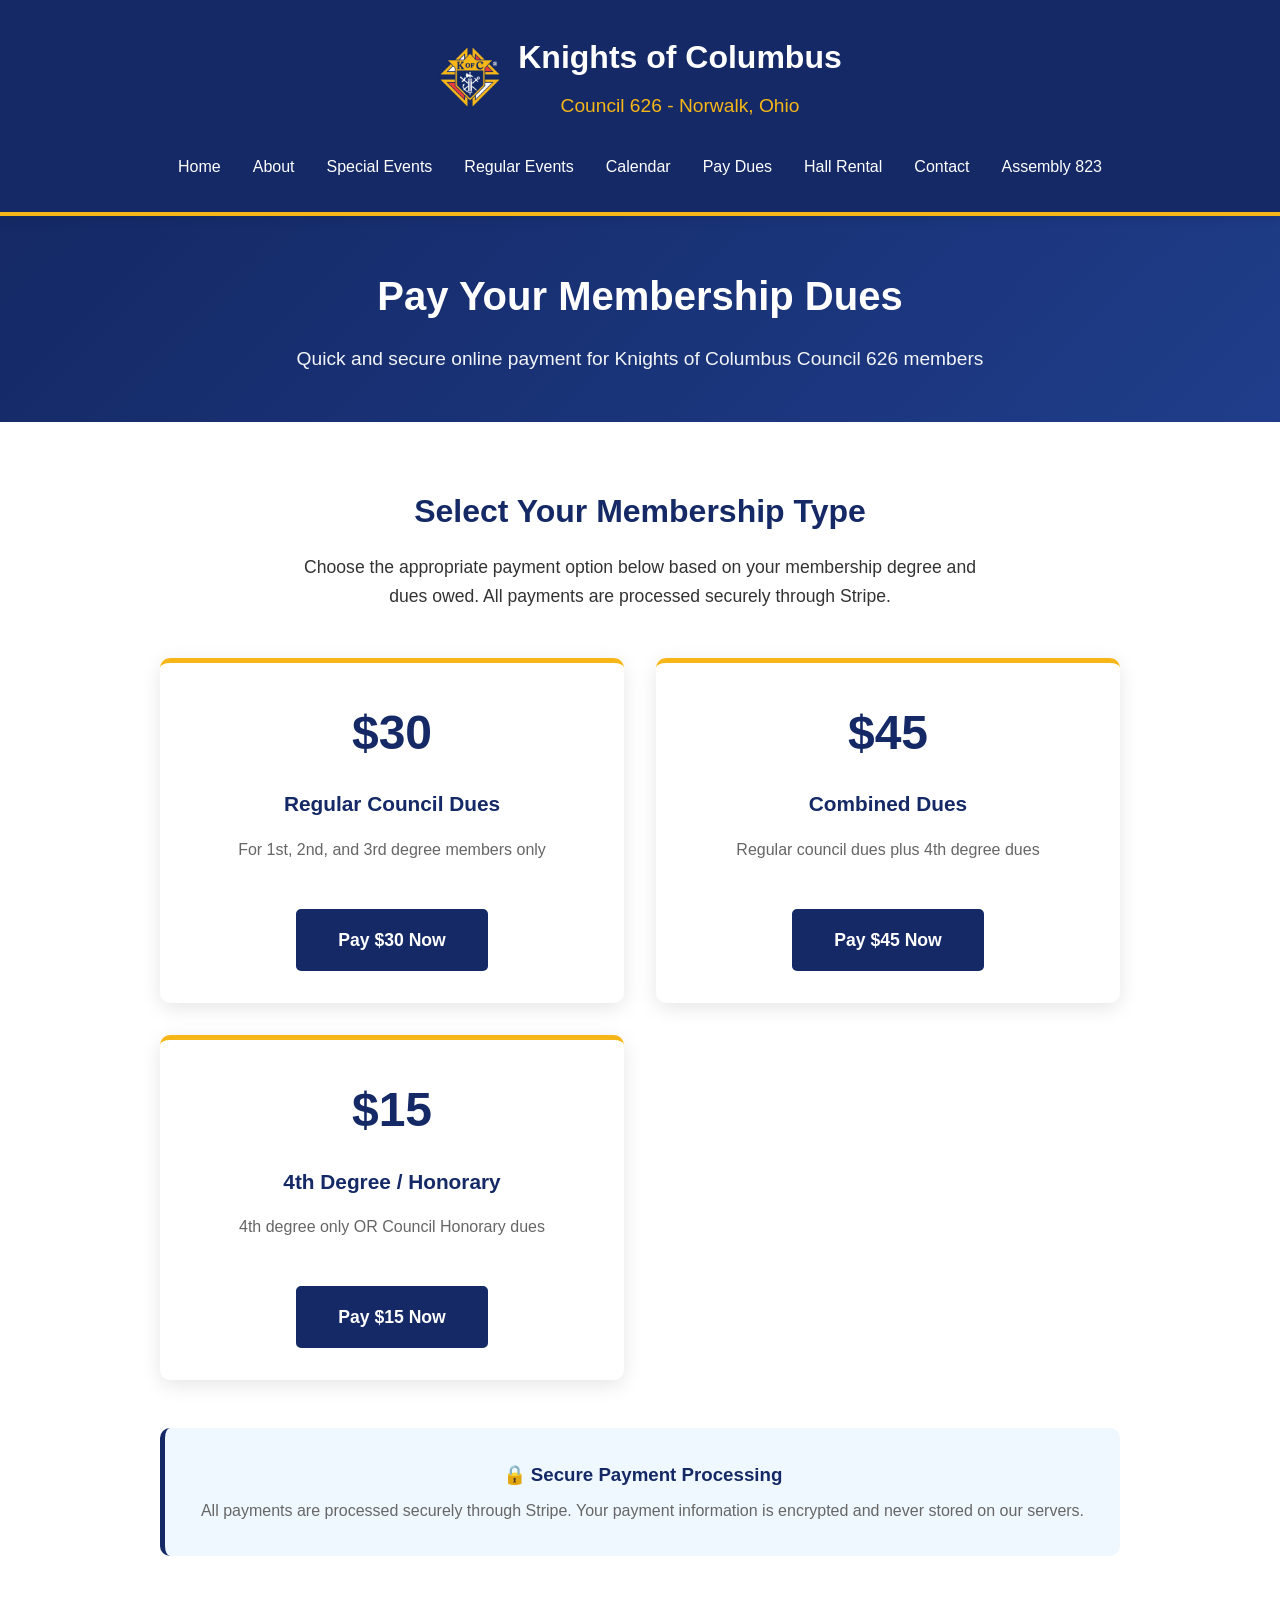
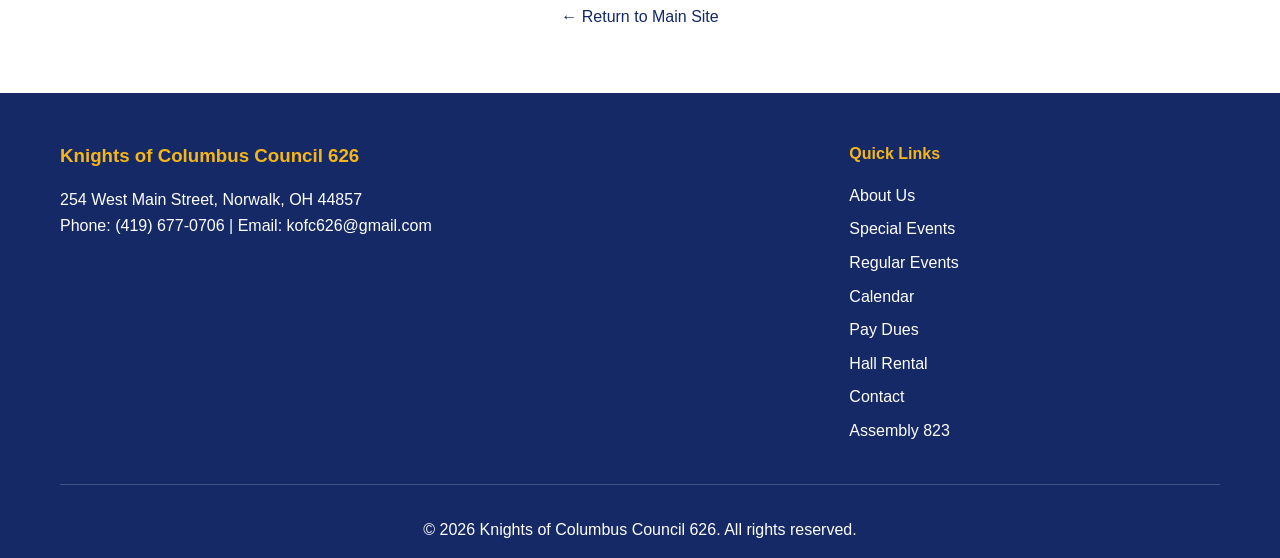
<file: dues.html>
<!DOCTYPE html>
<html lang="en">
<head>
    <meta charset="UTF-8">
    <meta name="viewport" content="width=device-width, initial-scale=1.0">
    <title>Pay Membership Dues - Knights of Columbus Council 626</title>
    <link rel="stylesheet" href="styles.css">
    <style>
        .dues-hero {
            background: linear-gradient(135deg, var(--primary-color), #1f3d8a);
            color: var(--white);
            padding: 3rem 0;
            text-align: center;
        }

        .dues-hero h1 {
            font-size: 2.5rem;
            margin-bottom: 1rem;
            color: var(--white);
        }

        .dues-hero p {
            font-size: 1.2rem;
            opacity: 0.95;
        }

        .dues-container {
            max-width: 1000px;
            margin: 0 auto;
            padding: 4rem 20px;
        }

        .dues-intro {
            text-align: center;
            margin-bottom: 3rem;
        }

        .dues-intro h2 {
            color: var(--primary-color);
            font-size: 2rem;
            margin-bottom: 1rem;
        }

        .dues-intro p {
            font-size: 1.1rem;
            color: var(--text-color);
            max-width: 700px;
            margin: 0 auto;
        }

        .payment-options {
            display: grid;
            grid-template-columns: repeat(auto-fit, minmax(300px, 1fr));
            gap: 2rem;
            margin-top: 3rem;
        }

        .payment-card {
            background: var(--white);
            border-radius: 10px;
            padding: 2rem;
            box-shadow: 0 5px 20px rgba(0,0,0,0.1);
            text-align: center;
            transition: transform 0.3s, box-shadow 0.3s;
            border-top: 5px solid var(--secondary-color);
        }

        .payment-card:hover {
            transform: translateY(-5px);
            box-shadow: 0 10px 30px rgba(0,0,0,0.15);
        }

        .payment-amount {
            font-size: 3rem;
            font-weight: bold;
            color: var(--primary-color);
            margin-bottom: 1rem;
        }

        .payment-title {
            font-size: 1.3rem;
            color: var(--primary-color);
            margin-bottom: 1rem;
            font-weight: 600;
        }

        .payment-description {
            color: #666;
            margin-bottom: 1.5rem;
            line-height: 1.6;
            min-height: 3em;
        }

        .payment-btn {
            background: var(--primary-color);
            color: var(--white);
            padding: 15px 40px;
            border-radius: 5px;
            text-decoration: none;
            font-weight: 600;
            font-size: 1.1rem;
            display: inline-block;
            transition: all 0.3s;
            border: 2px solid var(--primary-color);
        }

        .payment-btn:hover {
            background: transparent;
            color: var(--primary-color);
            transform: translateY(-2px);
            box-shadow: 0 5px 15px rgba(0,0,0,0.2);
        }

        .secure-notice {
            background: #f0f8ff;
            padding: 2rem;
            border-radius: 10px;
            margin-top: 3rem;
            text-align: center;
            border-left: 5px solid var(--primary-color);
        }

        .secure-notice h3 {
            color: var(--primary-color);
            margin-bottom: 0.5rem;
        }

        .secure-notice p {
            color: #666;
            margin: 0;
        }

        .back-link {
            text-align: center;
            margin-top: 3rem;
        }

        .back-link a {
            color: var(--primary-color);
            text-decoration: none;
            font-weight: 500;
            display: inline-flex;
            align-items: center;
            gap: 0.5rem;
            transition: color 0.3s;
        }

        .back-link a:hover {
            color: var(--accent-color);
        }

        @media (max-width: 768px) {
            .dues-hero h1 {
                font-size: 2rem;
            }

            .payment-options {
                grid-template-columns: 1fr;
            }

            .payment-amount {
                font-size: 2.5rem;
            }
        }
    </style>
</head>
<body>
    <header>
        <div class="container">
            <div class="header-content">
                <img src="images/kofc-emblem.png" alt="" class="header-emblem">
                <div>
                    <h1>Knights of Columbus</h1>
                    <h2>Council 626 - Norwalk, Ohio</h2>
                </div>
            </div>
            <nav>
                <ul>
                    <li><a href="index.html#home">Home</a></li>
                    <li><a href="index.html#about">About</a></li>
                    <li><a href="index.html#special-events">Special Events</a></li>
                    <li><a href="index.html#events">Regular Events</a></li>
                    <li><a href="index.html#calendar">Calendar</a></li>
                    <li><a href="dues.html">Pay Dues</a></li>
                    <li><a href="index.html#hall-rental">Hall Rental</a></li>
                    <li><a href="index.html#contact">Contact</a></li>
                    <li><a href="assembly823.html">Assembly 823</a></li>
                </ul>
            </nav>
        </div>
    </header>

    <section class="dues-hero">
        <div class="container">
            <h1>Pay Your Membership Dues</h1>
            <p>Quick and secure online payment for Knights of Columbus Council 626 members</p>
        </div>
    </section>

    <div class="dues-container">
        <div class="dues-intro">
            <h2>Select Your Membership Type</h2>
            <p>Choose the appropriate payment option below based on your membership degree and dues owed. All payments are processed securely through Stripe.</p>
        </div>

        <div class="payment-options">
            <div class="payment-card">
                <div class="payment-amount">$30</div>
                <div class="payment-title">Regular Council Dues</div>
                <div class="payment-description">For 1st, 2nd, and 3rd degree members only</div>
                <a href="https://buy.stripe.com/00geV44ljflkdcAaEE" class="payment-btn" target="_blank">Pay $30 Now</a>
            </div>

            <div class="payment-card">
                <div class="payment-amount">$45</div>
                <div class="payment-title">Combined Dues</div>
                <div class="payment-description">Regular council dues plus 4th degree dues</div>
                <a href="https://buy.stripe.com/fZe00aaJHflk2xW6oq" class="payment-btn" target="_blank">Pay $45 Now</a>
            </div>

            <div class="payment-card">
                <div class="payment-amount">$15</div>
                <div class="payment-title">4th Degree / Honorary</div>
                <div class="payment-description">4th degree only OR Council Honorary dues</div>
                <a href="https://buy.stripe.com/6oEeV4aJHflka0odQT" class="payment-btn" target="_blank">Pay $15 Now</a>
            </div>
        </div>

        <div class="secure-notice">
            <h3>🔒 Secure Payment Processing</h3>
            <p>All payments are processed securely through Stripe. Your payment information is encrypted and never stored on our servers.</p>
        </div>

        <div class="back-link">
            <a href="index.html">← Return to Main Site</a>
        </div>
    </div>

    <footer>
        <div class="container">
            <div class="footer-content">
                <div class="footer-info">
                    <h3>Knights of Columbus Council 626</h3>
                    <p>254 West Main Street, Norwalk, OH 44857</p>
                    <p>Phone: <a href="tel:4196770706">(419) 677-0706</a> | Email: <a href="mailto:kofc626@gmail.com">kofc626@gmail.com</a></p>
                </div>
                <div class="footer-links">
                    <h4>Quick Links</h4>
                    <ul>
                        <li><a href="index.html#about">About Us</a></li>
                        <li><a href="index.html#special-events">Special Events</a></li>
                        <li><a href="index.html#events">Regular Events</a></li>
                        <li><a href="index.html#calendar">Calendar</a></li>
                        <li><a href="dues.html">Pay Dues</a></li>
                        <li><a href="index.html#hall-rental">Hall Rental</a></li>
                        <li><a href="index.html#contact">Contact</a></li>
                        <li><a href="assembly823.html">Assembly 823</a></li>
                    </ul>
                </div>
            </div>
            <div class="footer-bottom">
                <p>&copy; 2024 Knights of Columbus Council 626. All rights reserved.</p>
            </div>
        </div>
    </footer>

    <script>
        document.addEventListener('DOMContentLoaded', function() {
            const currentYear = new Date().getFullYear();
            const footerYear = document.querySelector('.footer-bottom p');
            if (footerYear) {
                footerYear.innerHTML = `&copy; ${currentYear} Knights of Columbus Council 626. All rights reserved.`;
            }
        });
    </script>
</body>
</html>
</file>
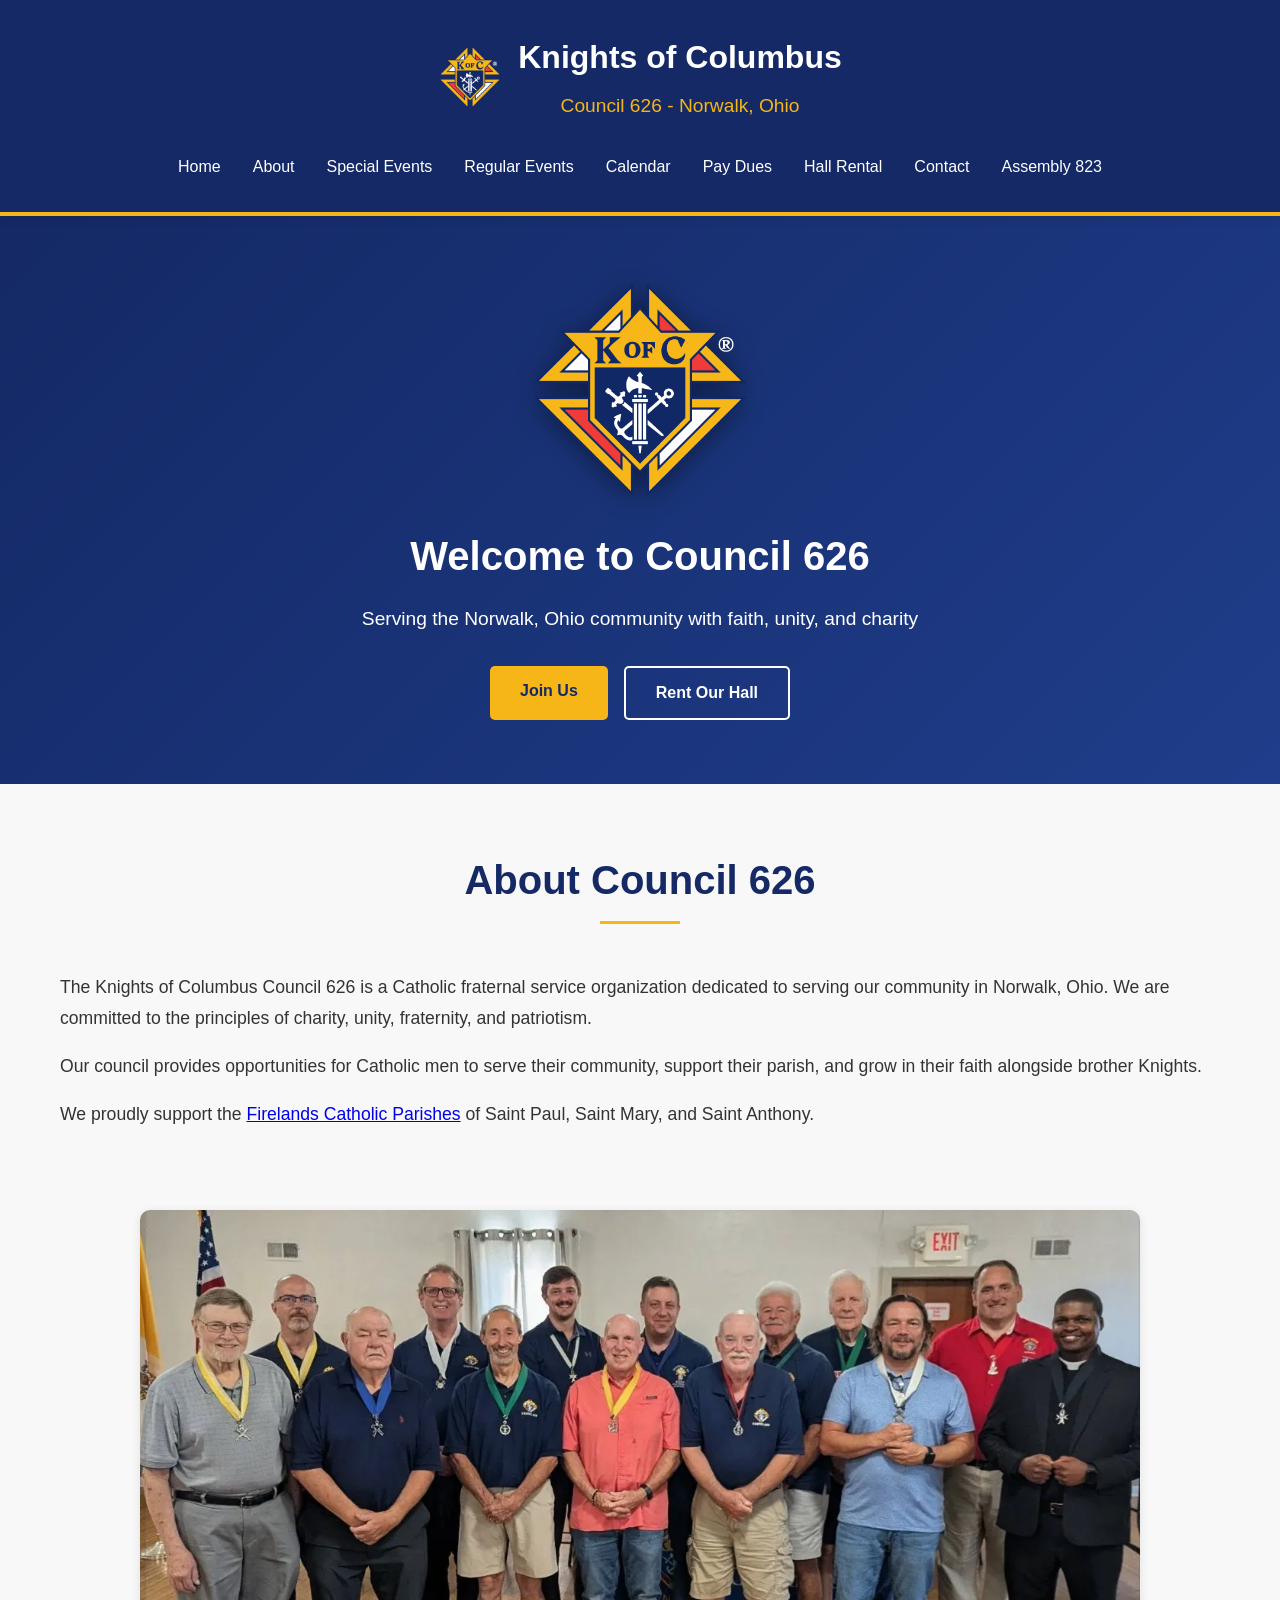
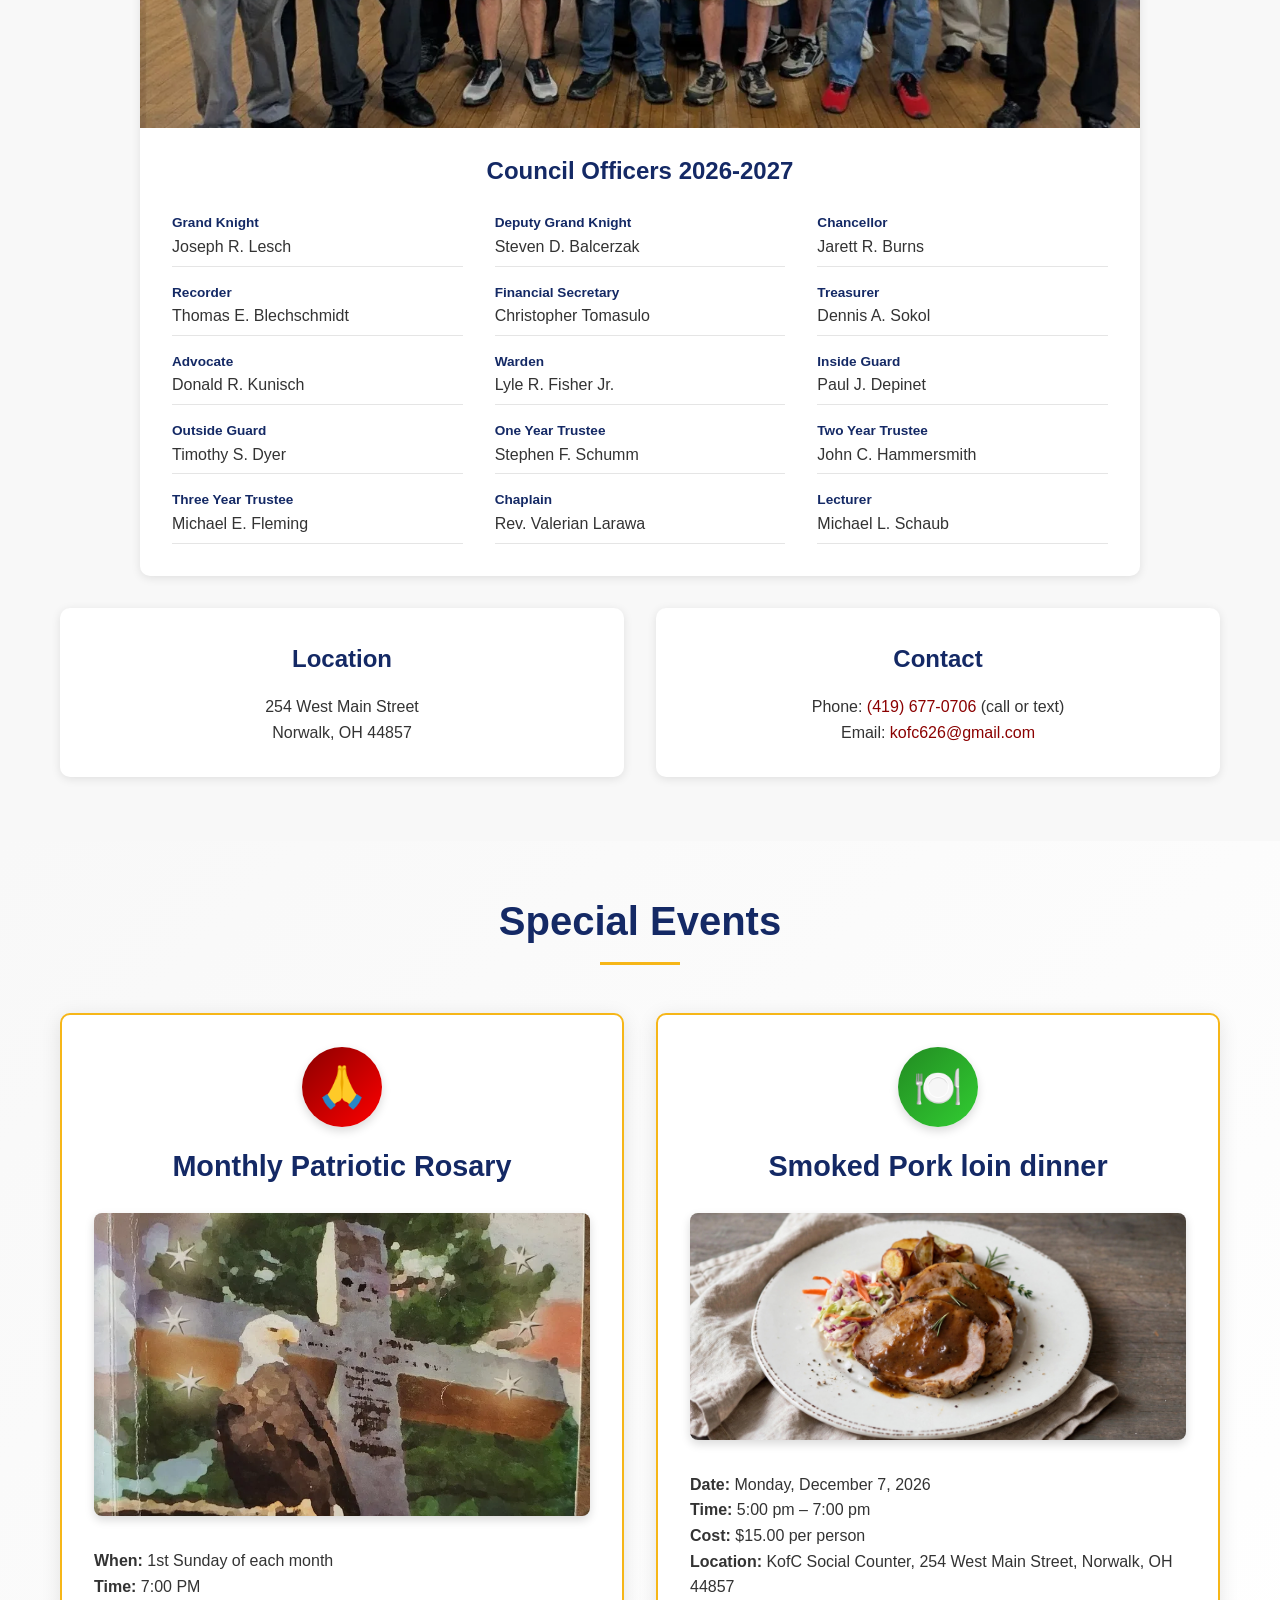
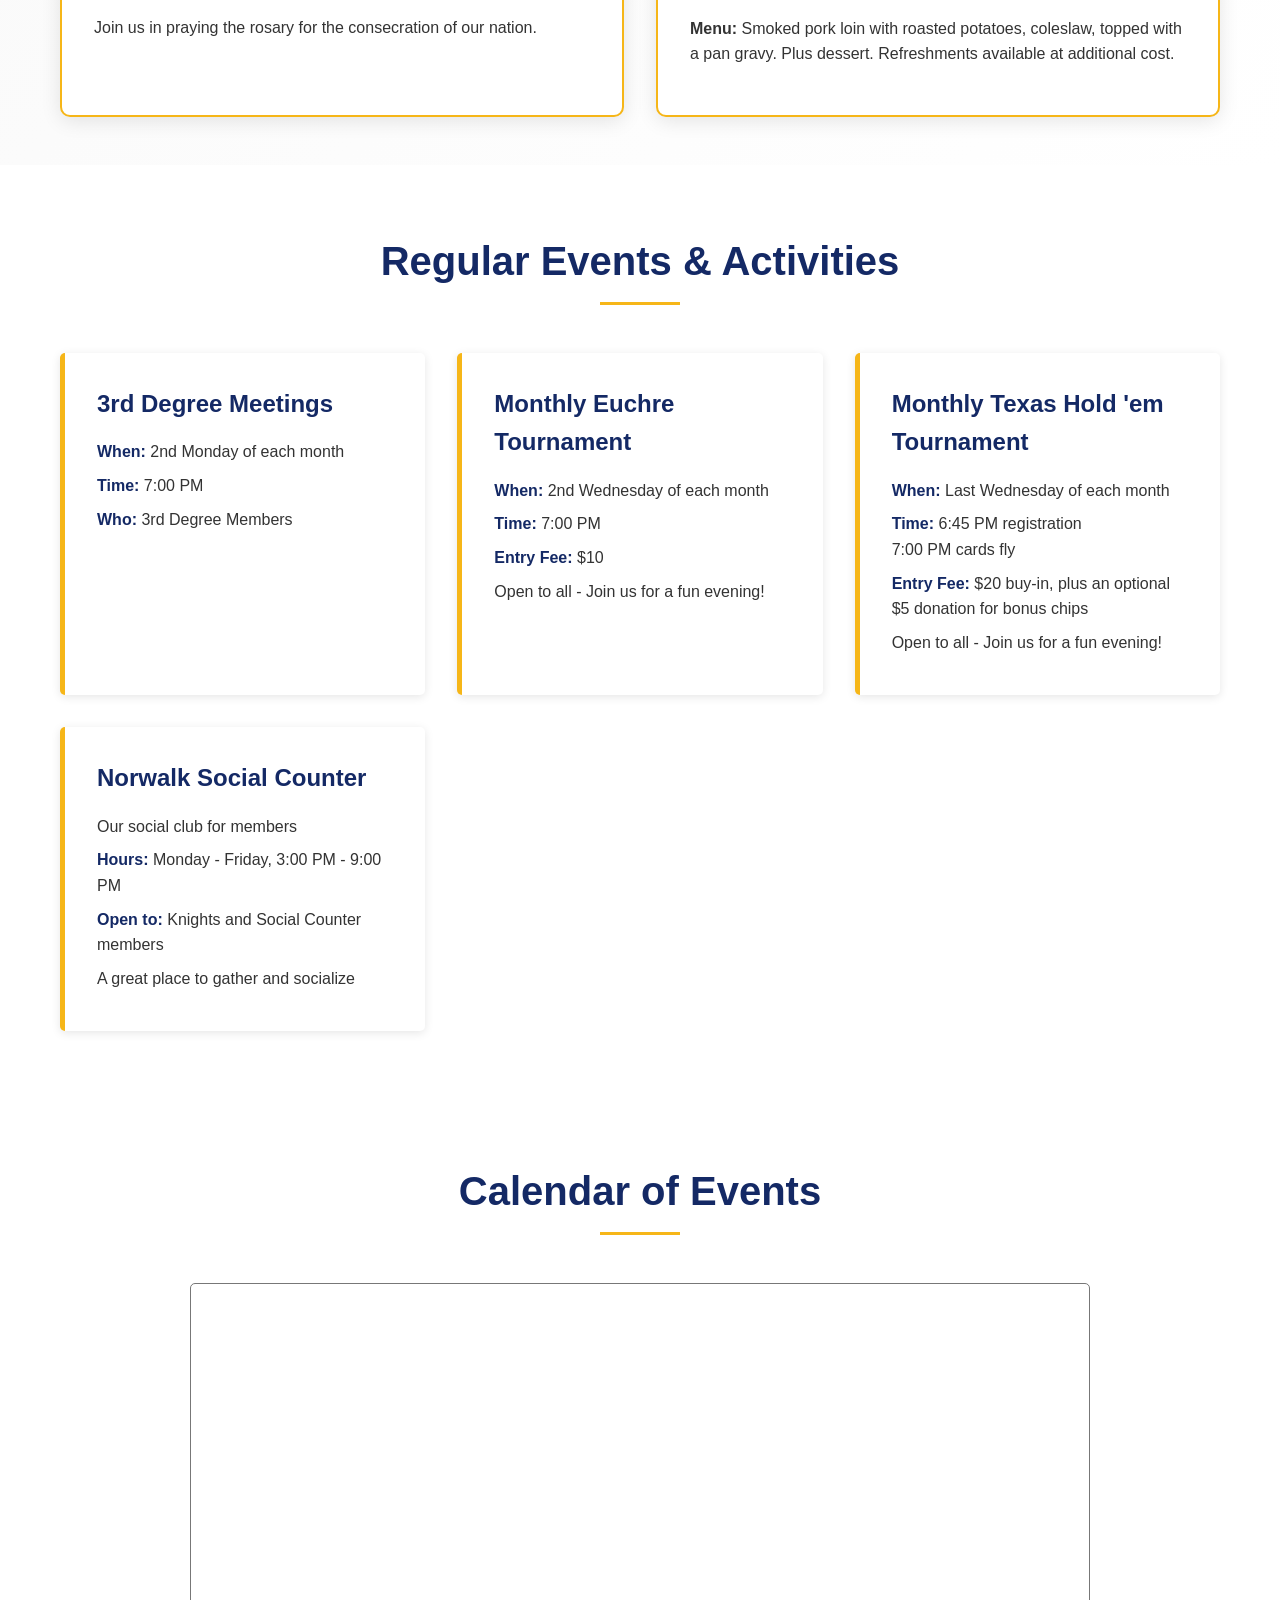
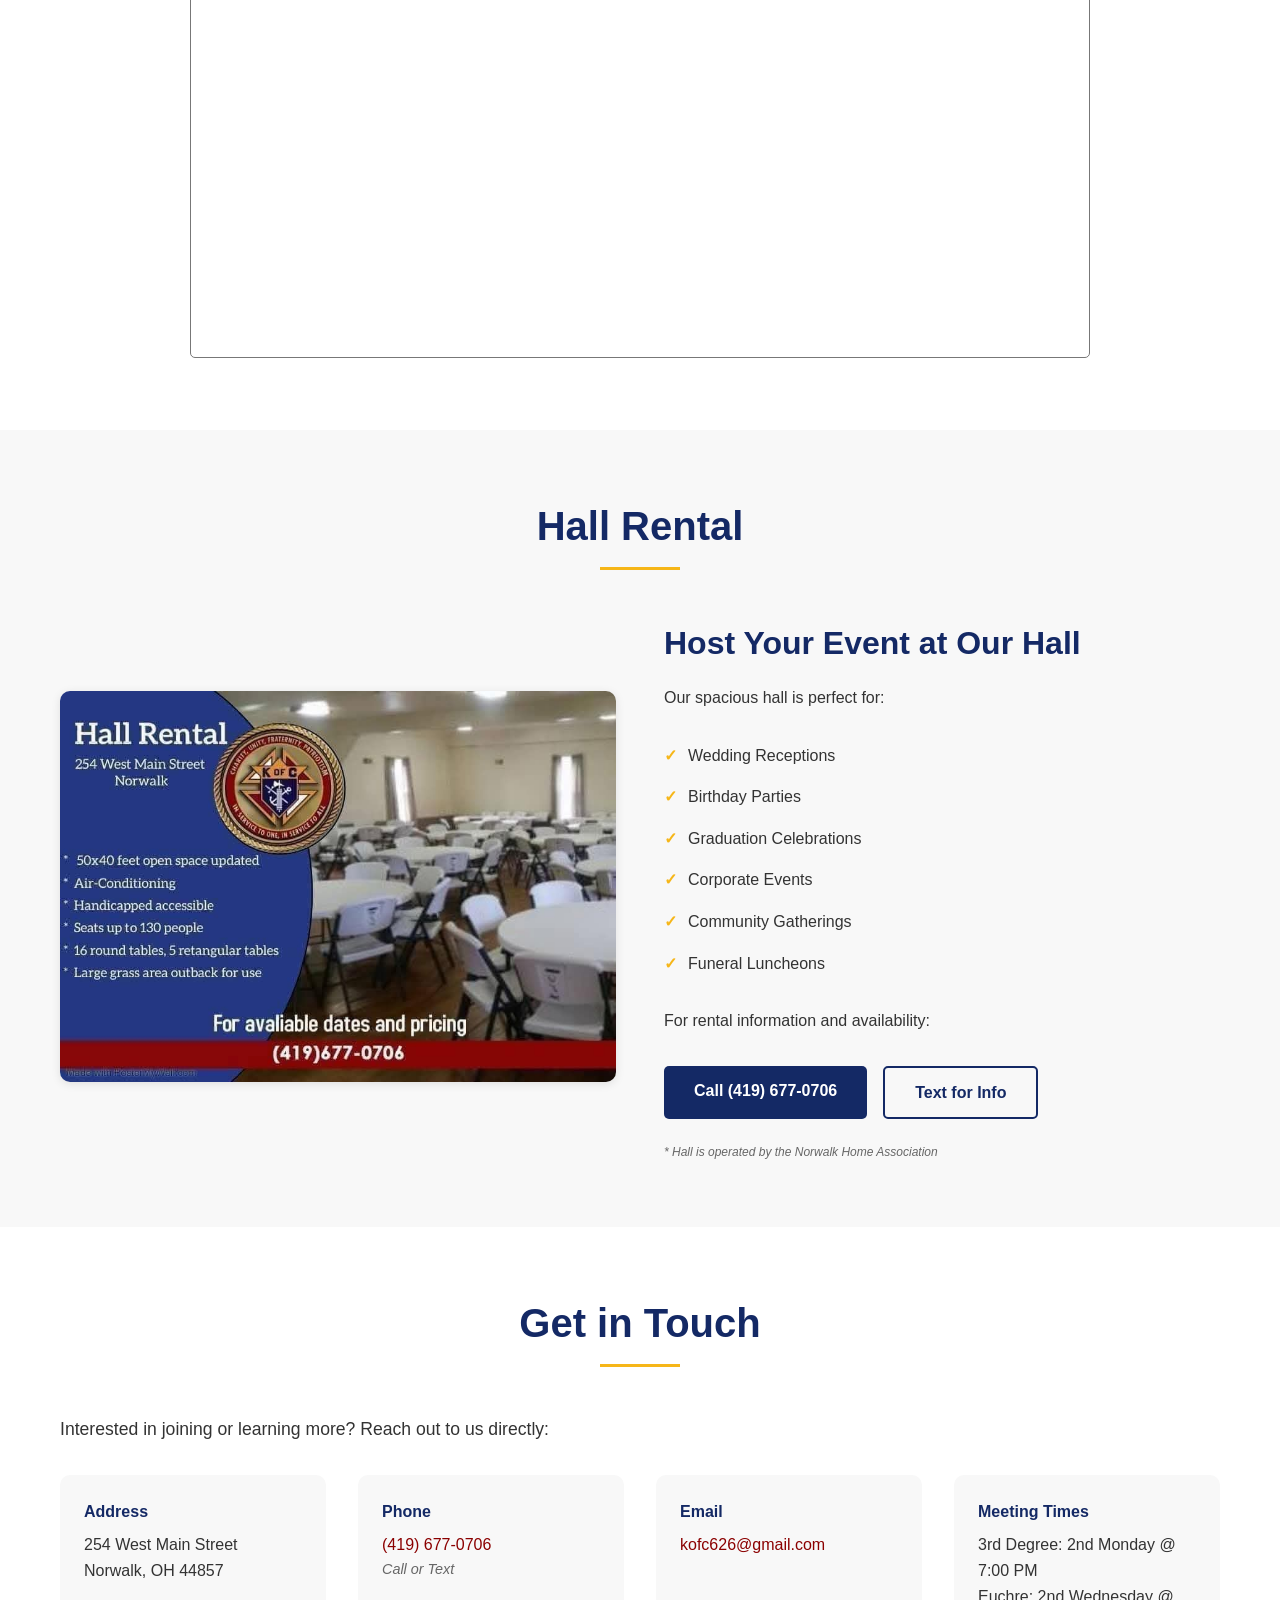
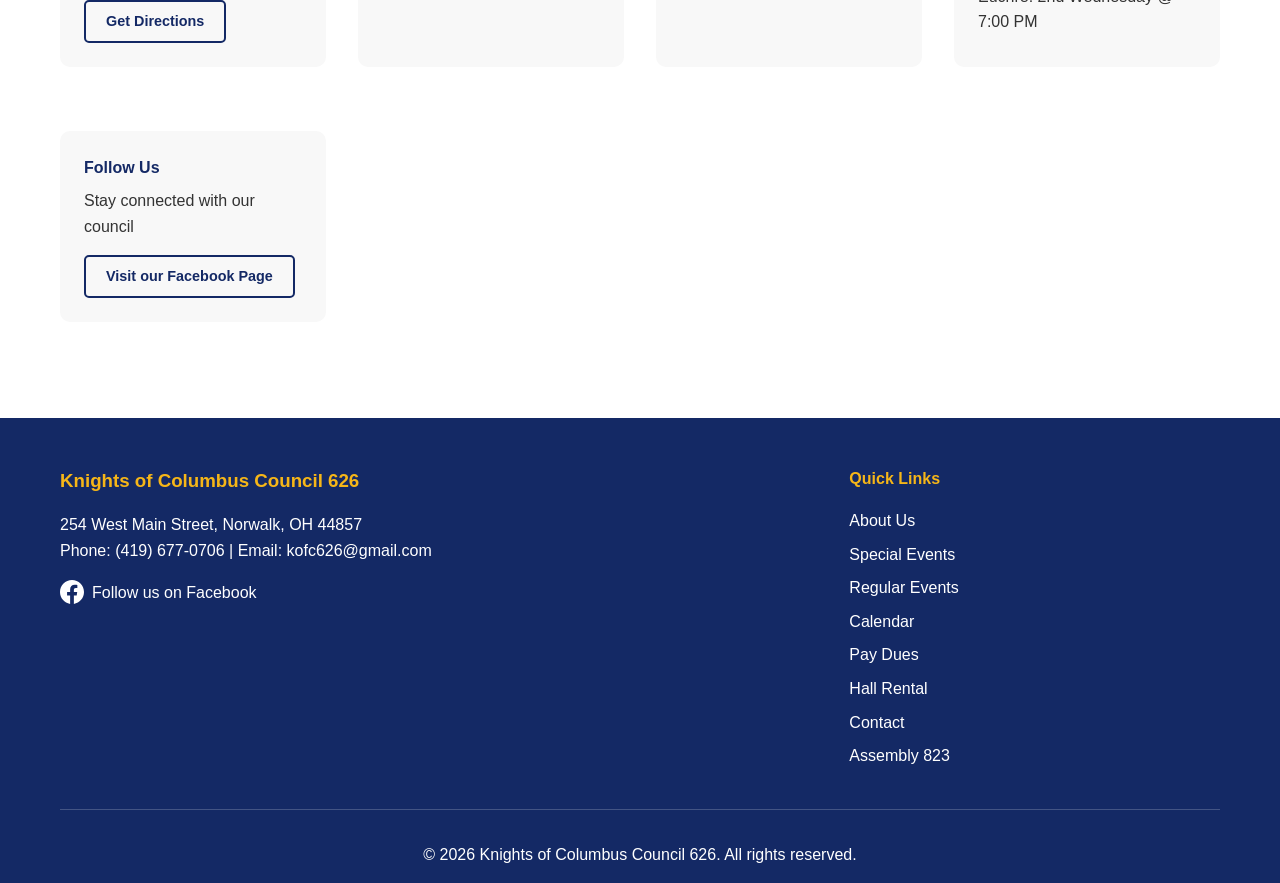
<file: indexold.html>
<!DOCTYPE html>
<html lang="en">
<head>
    <meta charset="UTF-8">
    <meta name="viewport" content="width=device-width, initial-scale=1.0">
    <title>Knights of Columbus Council 626 - Norwalk, Ohio</title>
    <link rel="icon" type="image/x-icon" href="kofc_favicon_io/favicon.ico">
    <link rel="icon" type="image/png" sizes="32x32" href="kofc_favicon_io/favicon-32x32.png">
    <link rel="icon" type="image/png" sizes="16x16" href="kofc_favicon_io/favicon-16x16.png">
    <link rel="apple-touch-icon" sizes="180x180" href="kofc_favicon_io/apple-touch-icon.png">
    <link rel="manifest" href="kofc_favicon_io/site.webmanifest">
    <link rel="icon" href="kofc_favicon_io/favicon.ico" type="image/x-icon">
    <link rel="stylesheet" href="styles.css">
</head>
<body>
    <header>
        <div class="container">
            <div class="header-content">
                <img src="images/kofc-emblem.png" alt="" class="header-emblem">
                <div>
                    <h1>Knights of Columbus</h1>
                    <h2>Council 626 - Norwalk, Ohio</h2>
                </div>
            </div>
            <nav>
                <ul>
                    <li><a href="#home">Home</a></li>
                    <li><a href="#about">About</a></li>
                    <li><a href="#special-events">Special Events</a></li>
                    <li><a href="#events">Regular Events</a></li>
                    <li><a href="#calendar">Calendar</a></li>
                    <li><a href="dues.html">Pay Dues</a></li>
                    <li><a href="#hall-rental">Hall Rental</a></li>
                    <li><a href="#contact">Contact</a></li>
                    <li><a href="assembly823.html">Assembly 823</a></li>
                </ul>
            </nav>
        </div>
    </header>

    <section id="home" class="hero">
        <div class="container">
            <div class="hero-content">
                <img src="images/kofc-emblem.png" alt="Knights of Columbus emblem" class="hero-emblem">
                <h2>Welcome to Council 626</h2>
                <p>Serving the Norwalk, Ohio community with faith, unity, and charity</p>
                <div class="cta-buttons">
                    <a href="#contact" class="btn btn-primary">Join Us</a>
                    <a href="#hall-rental" class="btn btn-secondary">Rent Our Hall</a>
                </div>
            </div>
        </div>
    </section>

    <section id="about" class="about">
        <div class="container">
            <h2>About Council 626</h2>
            <div class="about-content">
                <div class="about-text">
                    <p>The Knights of Columbus Council 626 is a Catholic fraternal service organization dedicated to serving our community in Norwalk, Ohio. We are committed to the principles of charity, unity, fraternity, and patriotism.</p>
                    <p>Our council provides opportunities for Catholic men to serve their community, support their parish, and grow in their faith alongside brother Knights.</p>
                    <p>We proudly support the <a href="https://firelandscatholic.org/" target="_blank">Firelands Catholic Parishes</a> of Saint Paul, Saint Mary, and Saint Anthony.</p>
                </div>
                <figure class="officers-photo">
                    <img src="2026-2027-officers.webp" alt="Council 626 officers for 2026-2027" width="1311" height="678" loading="lazy">
                    <figcaption>
                        <h3>Council Officers 2026-2027</h3>
                        <ul class="officer-list">
                            <li><span>Grand Knight</span>Joseph R. Lesch</li>
                            <li><span>Deputy Grand Knight</span>Steven D. Balcerzak</li>
                            <li><span>Chancellor</span>Jarett R. Burns</li>
                            <li><span>Recorder</span>Thomas E. Blechschmidt</li>
                            <li><span>Financial Secretary</span>Christopher Tomasulo</li>
                            <li><span>Treasurer</span>Dennis A. Sokol</li>
                            <li><span>Advocate</span>Donald R. Kunisch</li>
                            <li><span>Warden</span>Lyle R. Fisher Jr.</li>
                            <li><span>Inside Guard</span>Paul J. Depinet</li>
                            <li><span>Outside Guard</span>Timothy S. Dyer</li>
                            <li><span>One Year Trustee</span>Stephen F. Schumm</li>
                            <li><span>Two Year Trustee</span>John C. Hammersmith</li>
                            <li><span>Three Year Trustee</span>Michael E. Fleming</li>
                            <li><span>Chaplain</span>Rev. Valerian Larawa</li>
                            <li><span>Lecturer</span>Michael L. Schaub</li>
                        </ul>
                    </figcaption>
                </figure>

                <div class="info-cards">
                    <div class="info-card">
                        <h3>Location</h3>
                        <p>254 West Main Street<br>Norwalk, OH 44857</p>
                    </div>
                    <div class="info-card">
                        <h3>Contact</h3>
                        <p>Phone: <a href="tel:4196770706">(419) 677-0706</a> (call or text)<br>
                        Email: <a href="mailto:kofc626@gmail.com">kofc626@gmail.com</a></p>
                    </div>
                </div>
            </div>
        </div>
    </section>

    <section id="special-events" class="special-events">
        <div class="container">
            <h2>Special Events</h2>
            <div class="special-events-grid">
			<!--  icons - food 🍽️     football 🏈      prayers 🙏     running 🏃    feet  👣          -->
           <!-- --------------------------event #6 
                <div class="special-event-card">
                    <h3>
                        <span class="event-icon prayer">SQ</span>
                        Squires Car Wash <br>
                    </h3>
                    <div class="event-image">
                        <img src="car wash.png" alt="Squires Car Wash" loading="lazy">
                    </div>
                    <p><strong>When:</strong> Sunday October 4, 2026<br>
                    <strong>Time:</strong> 10:00 am - 1:00 pm<br>
                    <strong>Location:</strong> St. Paul Social Hall parking lot, 30 Milan Avenue, Norwalk OH</p>

                    <p>Proceeds benefit Norwalk area Food Bank</p>
                </div>
             --------------------------end event #6 -->
           <!-- --------------------------event #6 
                <div class="special-event-card">
                    <h3>
                        <span class="event-icon prayer">🙏</span>
                        Rosary Coast to Coast
                    </h3>
                    <div class="event-image">
                        <img src="rosaryacrossamerica.jpg" alt="2026 Rosary Coast to Coast" loading="lazy">
                    </div>
                    <p><strong>When:</strong> Sunday October 4, 2026<br>
                    <strong>Time:</strong> 3:00 PM<br>
                    <strong>Location:</strong> St. Anthony Church/back yard, 130 S. Main Street, Milan OH</p>

                    <p>Our local rally will join voices with those nationwide! Bring your rosary and a lawn chair! We'll meet on the yard between St. Anthony church and the rectory. The Glorious Mysteries will be prayed, followed by a procession to church for Eucharistic Adoration.</p>
                </div>
             --------------------------end event #6 -->
           <!-- --------------------------event #5
                <div class="special-event-card">
                    <h3>
                        <span class="event-icon running">👣</span>
                        5k Pro-Life Walk/Run
                    </h3>
                    <div class="event-image">
                        <img src="5krunwalksandusky.jpg" alt="2026 5k Pro-Life Walk/Run" loading="lazy">
                    </div>
                    <p><strong>When:</strong> Saturday October 17, 2026<br>
                    <strong>Time:</strong> 9:00 AM<br>
                    <strong>Location:</strong> Sandusky Sailing Club, Sandusky Ohio</p>

                    <p>Help save lives by supporting the unborn, born, moms and dads.</p>
                    <div class="event-actions">
                        <a href="https://kofcsandusky.org/prolife5k.html" target="_blank" class="btn btn-primary">More Information & registration</a>
                    </div>
                </div>
            --------------------------end event #5 -->
            <!-- --------------------------event #6 
                <div class="special-event-card">
                    <h3>
                        <span class="event-icon prayer">TH</span>
                        POKER NIGHT - Texas Hold-em<br>
                    </h3>
                    <div class="event-image">
                        <img src="images/Texas Holdem.png" alt="Texas Hold-em" loading="lazy">
                    </div>
                    <p><strong>When:</strong> Wednesday - October 28, 2026<br>
                    <strong>Time:</strong> 6:45 pm registration -- Cards fly 7:00 pm sharp<br>
					<strong>Cost:</strong> $20.00 per person, Bonus chips for a $5.00 donation to the KofC<br>
                    <strong>Location:</strong> KofC Social Counter, 254 West Main Street, Norwalk, OH 44857</p>
                </div>
            --------------------------end event #6 --> 
			 <!-- --------------------------event #1 -
                <div class="special-event-card">
                    <h3>
                        <span class="event-icon food">🙏</span>
                        4th Degree Exemplification
                    </h3>
                    <div class="event-image">
                        <img src="images/4th-degree-emblem.png" alt="4th Degree Exemplification" loading="lazy">
                    </div>
                    <p><strong>Date:</strong> Friday, November 13, 2026<br>
                    <strong>Time:</strong> 5:30 pm registration - 10:00 pm<br>
                    <strong>Cost:</strong> $50.00 per person - or $65.00 which includes a Class Picture<br>
                    <strong>Location:</strong> 49 E. Perry St. Tiffin OH 44883</p>

                    <div class="event-actions">
                        <a href="Tiffin Exemp Registration 11-13-26.pdf" target="_blank" class="btn btn-primary">View forms</a>
                    </div>
                    <div class="event-actions">
                        <a href="Fillable_Form4_2020-1.pdf" target="_blank" class="btn btn-primary">Fillable form</a>
                    </div>
                    <div class="event-actions">
                        <a href="https://buy.stripe.com/7sY4gA5KLh0246693x2kw0J" target="_blank" class="btn btn-primary">Pay Registration fee</a>
                    </div>
					<div class="event-actions">
                        <a href="https://buy.stripe.com/14AfZic99cJMauugvZ2kw0K" target="_blank" class="btn btn-primary">Pay for Registration and Class Picture</a>
                    </div>

                </div>
            <!-- ------------------------end event #1 -->
            <!-- --------------------------event #3 -->
                <div class="special-event-card">
                    <h3>
                        <span class="event-icon prayer">🙏</span>
                        Monthly Patriotic Rosary
                    </h3>
                    <div class="event-image">
                        <img src="patriotic-rosary.webp" alt="Monthly Patriotic Rosary — Prayer for the Consecration of Our Nation" loading="lazy">
                    </div>
                    <p><strong>When:</strong> 1st Sunday of each month<br>
                    <strong>Time:</strong> 7:00 PM</p>

                    <p>Join us in praying the rosary for the consecration of our nation.</p>
                </div>
            <!-- --------------------------end event #3 -->
 			 <!-- --------------------------event #1  
                <div class="special-event-card">
                    <h3>
                        <span class="event-icon prayer">🙏️</span>
						<span class="event-icon food">🍽️</span>
                        Memorial Mass / Dinner
                    </h3>
                    <div class="event-image">
                        <img src="MemorialMass2026.jpg" alt="Chicken Dinner following Memorial Mass" loading="lazy">
                    </div>
                    <p><strong>Date:</strong> Saturday, November 7, 2026<br>
                    <strong>Time:</strong> Mass at 4:20 P.M., Dinner following<br>
                    <strong>Cost:</strong> $20.00 per person<br>
                    <strong>Location:</strong> St. Paul's Parish Gathering Space, 91 East Main Street, Norwalk, OH 44857</p>

                    <p><strong>Menu:</strong>  Italian grilled chicken, red skin potatoes, green beans with bacon, dinner rolls, and a homemade dessert.</p>

                   <div class="event-actions">
                        <a href="Memorial Mass 2026 flyer.pdf" target="_blank" class="btn btn-primary">Open Flyer</a>
                    </div>
                    <div class="event-actions">
                        <a href="https://buy.stripe.com/bJe28sgpp258dGGdjN2kw0F" target="_blank" class="btn btn-primary">Buy Tickets Online</a>
                    </div>

                </div>
            --------------------------end event #1 -->
             <!-- --------------------------event #2  -->
                <div class="special-event-card">
                    <h3>
                        <span class="event-icon food">🍽️</span>
                        Smoked Pork loin dinner
                    </h3>
                    <div class="event-image">
                        <img src="images/porkloindinner.jpg" alt="Smoked Pork loin dinner to support the Mustard Seed Project" loading="lazy">
                    </div>
                    <p><strong>Date:</strong> Monday, December 7, 2026<br>
                    <strong>Time:</strong> 5:00 pm – 7:00 pm<br>
                    <strong>Cost:</strong> $15.00 per person<br>
                    <strong>Location:</strong> KofC Social Counter, 254 West Main Street, Norwalk, OH 44857</p>

                    <p><strong>Menu:</strong> Smoked pork loin with roasted potatoes, coleslaw, topped with a pan gravy. Plus dessert. Refreshments available at additional cost.</p>
                 </div>
            <!-- --------------------------end event #2 -->
          <!-- --------------------------event #4
                <div class="special-event-card">
                    <h3>
                        <span class="event-icon">🏈</span>
                        Football Crazr Sweepstakes
                    </h3>
                    <div class="event-image">
                        <img src="football-crazr.webp" alt="2026 Ohio Knights Football Crazr — Per Week $2,500, Total Prizes $25,000" loading="lazy">
                    </div>
                    <p><strong>Cost:</strong> $20.00 per ticket<br>
                    <strong>Council Goal:</strong> 383 tickets</p>

                    <p>Our council's second biggest fundraiser of the year! This sweepstakes program pays out $2,500 a week for 10 weeks, totaling $25,000 in prizes.</p>
                    <p>Contact us to purchase a ticket or learn more.</p>
                </div>
             --------------------------end event #4 -->
            </div>
        </div>
    </section>

    <section id="events" class="events">
        <div class="container">
            <h2>Regular Events & Activities</h2>
            <div class="events-grid">
                <div class="event-card">
                    <h3>3rd Degree Meetings</h3>
                    <div class="event-details">
                        <p><strong>When:</strong> 2nd Monday of each month</p>
                        <p><strong>Time:</strong> 7:00 PM</p>
                        <p><strong>Who:</strong> 3rd Degree Members</p>
                    </div>
                </div>
                <div class="event-card">
                    <h3>Monthly Euchre Tournament</h3>
                    <div class="event-details">
                        <p><strong>When:</strong> 2nd Wednesday of each month</p>
                        <p><strong>Time:</strong> 7:00 PM</p>
                        <p><strong>Entry Fee:</strong> $10</p>
                        <p>Open to all - Join us for a fun evening!</p>
                    </div>
                </div>
                <div class="event-card">
                    <h3>Monthly Texas Hold 'em Tournament</h3>
                    <div class="event-details">
                        <p><strong>When:</strong> Last Wednesday of each month</p>
                        <p><strong>Time:</strong> 6:45 PM registration<br>
                        7:00 PM cards fly</p>
                        <p><strong>Entry Fee:</strong> $20 buy-in, plus an optional $5 donation for bonus chips</p>
                        <p>Open to all - Join us for a fun evening!</p>
                    </div>
                </div>
                <div class="event-card">
                    <h3>Norwalk Social Counter</h3>
                    <div class="event-details">
                        <p>Our social club for members</p>
                        <p><strong>Hours:</strong> Monday - Friday, 3:00 PM - 9:00 PM</p>
                        <p><strong>Open to:</strong> Knights and Social Counter members</p>
                        <p>A great place to gather and socialize</p>
                    </div>
                </div>
            </div>
        </div>
    </section>

    <section id="calendar" class="calendar">
        <div class="container">
            <h2>Calendar of Events</h2>
            <div class="calendar-wrapper">
                <iframe src="https://calendar.google.com/calendar/embed?height=600&wkst=1&ctz=America%2FNew_York&showPrint=0&mode=AGENDA&src=a29mYzYyNkBnbWFpbC5jb20&color=%237986cb" frameborder="0" scrolling="no" loading="lazy" title="Knights of Columbus Council 626 Calendar"></iframe>
            </div>
        </div>
    </section>

    <section id="hall-rental" class="hall-rental">
        <div class="container">
            <h2>Hall Rental</h2>
            <div class="rental-content">
                <div class="rental-image">
                    <img src="hall rental.jpg" alt="Knights of Columbus Hall Available for Rent" loading="lazy">
                </div>
                <div class="rental-info">
                    <h3>Host Your Event at Our Hall</h3>
                    <p>Our spacious hall is perfect for:</p>
                    <ul>
                        <li>Wedding Receptions</li>
                        <li>Birthday Parties</li>
                        <li>Graduation Celebrations</li>
                        <li>Corporate Events</li>
                        <li>Community Gatherings</li>
                        <li>Funeral Luncheons</li>
                    </ul>
                    <p>For rental information and availability:</p>
                    <div class="contact-options">
                        <a href="tel:4196770706" class="btn btn-primary">Call (419) 677-0706</a>
                        <a href="sms:4196770706" class="btn btn-secondary">Text for Info</a>
                    </div>
                    <p class="hall-footnote">* Hall is operated by the Norwalk Home Association</p>
                </div>
            </div>
        </div>
    </section>

    <section id="contact" class="contact">
        <div class="container">
            <h2>Get in Touch</h2>
            <p class="contact-intro">Interested in joining or learning more? Reach out to us directly:</p>
            <div class="contact-info">
                <div class="contact-item">
                    <h4>Address</h4>
                    <p>254 West Main Street<br>Norwalk, OH 44857</p>
                    <a href="https://maps.google.com/?q=254+West+Main+Street+Norwalk+OH+44857" target="_blank" class="btn btn-secondary">Get Directions</a>
                </div>
                <div class="contact-item">
                    <h4>Phone</h4>
                    <p><a href="tel:4196770706">(419) 677-0706</a></p>
                    <p class="text-note">Call or Text</p>
                </div>
                <div class="contact-item">
                    <h4>Email</h4>
                    <p><a href="mailto:kofc626@gmail.com">kofc626@gmail.com</a></p>
                </div>
                <div class="contact-item">
                    <h4>Meeting Times</h4>
                    <p>3rd Degree: 2nd Monday @ 7:00 PM<br>
                    Euchre: 2nd Wednesday @ 7:00 PM</p>
                </div>
                <div class="contact-item">
                    <h4>Follow Us</h4>
                    <p>Stay connected with our council</p>
                    <a href="https://www.facebook.com/knights626" target="_blank" class="btn btn-secondary">Visit our Facebook Page</a>
                </div>
            </div>
        </div>
    </section>
	<!--
	<section id="assembly" class="hero">
		<meta http-equiv="refresh" content="5;url=assembly823.html">
    </section>
	-->
    <footer>
        <div class="container">
            <div class="footer-content">
                <div class="footer-info">
                    <h3>Knights of Columbus Council 626</h3>
                    <p>254 West Main Street, Norwalk, OH 44857</p>
                    <p>Phone: <a href="tel:4196770706">(419) 677-0706</a> | Email: <a href="mailto:kofc626@gmail.com">kofc626@gmail.com</a></p>
                    <p style="margin-top: 1rem;">
                        <a href="https://www.facebook.com/knights626" target="_blank" style="display: inline-flex; align-items: center; gap: 0.5rem;">
                            <svg style="width: 24px; height: 24px; fill: currentColor;" viewBox="0 0 24 24">
                                <path d="M24 12.073c0-6.627-5.373-12-12-12s-12 5.373-12 12c0 5.99 4.388 10.954 10.125 11.854v-8.385H7.078v-3.47h3.047V9.43c0-3.007 1.792-4.669 4.533-4.669 1.312 0 2.686.235 2.686.235v2.953H15.83c-1.491 0-1.956.925-1.956 1.874v2.25h3.328l-.532 3.47h-2.796v8.385C19.612 23.027 24 18.062 24 12.073z"/>
                            </svg>
                            Follow us on Facebook
                        </a>
                    </p>
                </div>
                <div class="footer-links">
                    <h4>Quick Links</h4>
                    <ul>
                        <li><a href="#about">About Us</a></li>
                        <li><a href="#special-events">Special Events</a></li>
                        <li><a href="#events">Regular Events</a></li>
                        <li><a href="#calendar">Calendar</a></li>
                        <li><a href="dues.html">Pay Dues</a></li>
                        <li><a href="#hall-rental">Hall Rental</a></li>
                        <li><a href="#contact">Contact</a></li>
                        <li><a href="assembly823.html">Assembly 823</a></li>
                    </ul>
                </div>
            </div>
            <div class="footer-bottom">
                <p>&copy; 2024 Knights of Columbus Council 626. All rights reserved.</p>
            </div>
        </div>
    </footer>

    <script src="script.js"></script>
</body>
</html>
</file>
<file: styles.css>
* {
    margin: 0;
    padding: 0;
    box-sizing: border-box;
}

:root {
    --primary-color: #142965;
    --secondary-color: #f6b618;
    --accent-color: #8b0000;
    --text-color: #333;
    --light-bg: #f8f8f8;
    --white: #ffffff;
    --shadow: 0 2px 10px rgba(0,0,0,0.1);
}

body {
    font-family: 'Segoe UI', Tahoma, Geneva, Verdana, sans-serif;
    line-height: 1.6;
    color: var(--text-color);
}

.container {
    max-width: 1200px;
    margin: 0 auto;
    padding: 0 20px;
}

header {
    background: var(--primary-color);
    color: var(--white);
    padding: 1rem 0;
    position: sticky;
    top: 0;
    z-index: 100;
    box-shadow: var(--shadow);
    border-bottom: 4px solid var(--secondary-color);
}

.header-content {
    display: flex;
    align-items: center;
    justify-content: center;
    gap: 1rem;
    text-align: center;
    padding: 1rem 0;
}

.header-emblem {
    height: 64px;
    width: auto;
}

header h1 {
    font-size: 2rem;
    margin-bottom: 0.5rem;
}

header h2 {
    font-size: 1.2rem;
    font-weight: normal;
    color: var(--secondary-color);
}

nav ul {
    list-style: none;
    display: flex;
    justify-content: center;
    flex-wrap: wrap;
    gap: 2rem;
    padding: 1rem 0;
}

nav a {
    color: var(--white);
    text-decoration: none;
    font-weight: 500;
    transition: color 0.3s;
}

nav a:hover {
    color: var(--secondary-color);
}

.hero {
    background: linear-gradient(135deg, var(--primary-color), #1f3d8a);
    color: var(--white);
    padding: 4rem 0;
    text-align: center;
}

.hero-emblem {
    display: block;
    height: 220px;
    width: auto;
    margin: 0 auto 1.5rem;
    filter: drop-shadow(0 4px 12px rgba(0, 0, 0, 0.4));
}

.hero h2 {
    font-size: 2.5rem;
    margin-bottom: 1rem;
    color: var(--white);
}

.hero p {
    font-size: 1.2rem;
    margin-bottom: 2rem;
}

.cta-buttons {
    display: flex;
    gap: 1rem;
    justify-content: center;
    flex-wrap: wrap;
}

.btn {
    display: inline-block;
    padding: 12px 30px;
    border-radius: 5px;
    text-decoration: none;
    font-weight: 600;
    transition: transform 0.3s, box-shadow 0.3s;
    cursor: pointer;
    border: none;
    font-size: 1rem;
}

.btn:hover {
    transform: translateY(-2px);
    box-shadow: 0 5px 15px rgba(0,0,0,0.2);
}

.btn-primary {
    background: var(--secondary-color);
    color: var(--primary-color);
}

.btn-secondary {
    background: transparent;
    color: var(--white);
    border: 2px solid var(--white);
}

.btn-secondary:hover {
    background: var(--white);
    color: var(--primary-color);
}

section {
    padding: 4rem 0;
}

section h2 {
    font-size: 2.5rem;
    text-align: center;
    margin-bottom: 3rem;
    color: var(--primary-color);
}

section:not(.hero) > .container > h2 {
    position: relative;
    padding-bottom: 0.75rem;
}

section:not(.hero) > .container > h2::after {
    content: "";
    position: absolute;
    left: 50%;
    bottom: 0;
    width: 80px;
    height: 3px;
    transform: translateX(-50%);
    background: var(--secondary-color);
}

.about {
    background: var(--light-bg);
}

.about-content {
    display: grid;
    gap: 2rem;
}

.about-text {
    margin-bottom: 2rem;
}

.about-text p {
    font-size: 1.1rem;
    margin-bottom: 1rem;
    line-height: 1.8;
}

.info-cards {
    display: grid;
    grid-template-columns: repeat(auto-fit, minmax(280px, 1fr));
    gap: 2rem;
}

.info-card {
    background: var(--white);
    padding: 2rem;
    border-radius: 10px;
    box-shadow: var(--shadow);
    text-align: center;
}

.info-card h3 {
    color: var(--primary-color);
    margin-bottom: 1rem;
    font-size: 1.5rem;
}

.info-card a {
    color: var(--accent-color);
    text-decoration: none;
}

.info-card a:hover {
    text-decoration: underline;
}

section.special-events {
    background: linear-gradient(135deg, #f8f8f8, #ffffff);
    padding: 3rem 0;
}

section.special-events .container {
    max-width: 1200px;
    margin: 0 auto;
    padding: 0 20px;
}

.special-events-grid {
    display: grid;
    grid-template-columns: repeat(auto-fit, minmax(300px, 1fr));
    gap: 2rem;
}

.special-event-card {
    background: var(--white);
    border: 2px solid var(--secondary-color);
    border-radius: 10px;
    padding: 2rem;
    box-shadow: 0 4px 20px rgba(0, 0, 0, 0.1);
    text-align: left;
    position: relative;
    overflow: hidden;
}

.sold-out-ribbon {
    position: absolute;
    top: 20px;
    right: -35px;
    background: #dc3545;
    color: white;
    padding: 8px 40px;
    font-weight: bold;
    font-size: 0.9rem;
    letter-spacing: 1px;
    transform: rotate(45deg);
    box-shadow: 0 4px 10px rgba(0, 0, 0, 0.3);
    z-index: 10;
}

.special-event-card h3 {
    color: var(--primary-color);
    font-size: 1.8rem;
    text-align: center;
    margin-bottom: 1.5rem;
    display: flex;
    flex-direction: column;
    align-items: center;
    gap: 1rem;
}

.event-icon {
    width: 80px;
    height: 80px;
    background: var(--secondary-color);
    border-radius: 50%;
    display: flex;
    align-items: center;
    justify-content: center;
    font-size: 2.5rem;
    box-shadow: 0 4px 10px rgba(0, 0, 0, 0.15);
}

.event-icon.steak {
    background: linear-gradient(135deg, var(--accent-color), #a52a2a);
}
.event-icon.football {
    background: linear-gradient(135deg, var(--primary-color), #1f3d8a);
}
.event-icon.prayer {
	background: linear-gradient(135deg, var(--accent-color), #FF0000);
}
.event-icon.running {
    background: linear-gradient(135deg, var(--accent-color), #ffed4e);
}
.event-icon.food {
    background: linear-gradient(135deg, #228B22, #32CD32);
}

.event-image {
    margin-bottom: 1.5rem;
    text-align: center;
}

.event-image img {
    width: 100%;
    max-width: 500px;
    height: auto;
    border-radius: 8px;
    box-shadow: 0 4px 10px rgba(0, 0, 0, 0.15);
}

.event-banner {
    background: var(--light-bg);
    padding: 1.5rem;
    border-radius: 8px;
    margin-bottom: 1.5rem;
}

.event-highlight {
    font-weight: 600;
    color: var(--primary-color);
    margin-bottom: 0.5rem;
}

.event-banner ul {
    list-style: none;
    padding-left: 0;
    margin: 0;
}

.event-banner li {
    padding: 0.3rem 0;
    padding-left: 1.5rem;
    position: relative;
}

.event-banner li:before {
    content: "\2665";
    position: absolute;
    left: 0;
    color: var(--accent-color);
    font-size: 1rem;
}

.special-event-card p {
    margin-bottom: 1rem;
}

.event-actions {
    text-align: center;
    margin-top: 2rem;
}

.event-actions .btn-primary {
    margin-bottom: 1rem;
    display: inline-block;
}

.event-actions .contact-info {
    margin-top: 1rem;
    font-size: 0.95rem;
}

.event-actions .contact-info a {
    color: var(--accent-color);
    text-decoration: none;
}

.event-actions .contact-info a:hover {
    text-decoration: underline;
}

.events-grid {
    display: grid;
    grid-template-columns: repeat(auto-fit, minmax(300px, 1fr));
    gap: 2rem;
}

.event-card {
    background: var(--white);
    border-left: 5px solid var(--secondary-color);
    padding: 2rem;
    border-radius: 5px;
    box-shadow: var(--shadow);
}

.event-card h3 {
    color: var(--primary-color);
    margin-bottom: 1rem;
    font-size: 1.5rem;
}

.event-details p {
    margin-bottom: 0.5rem;
}

.event-details strong {
    color: var(--primary-color);
}

.assembly-list {
    font-size: 1.1rem;
    margin: 0 0 1rem 1.5rem;
}

.officers {
    background: var(--light-bg);
}

.officer-table {
    width: 100%;
    max-width: 600px;
    margin: 0 auto;
    border-collapse: collapse;
    background: var(--white);
    box-shadow: var(--shadow);
    border-radius: 5px;
    overflow: hidden;
}

.officer-table th,
.officer-table td {
    padding: 0.75rem 1rem;
    text-align: left;
    border-bottom: 1px solid #e5e5e5;
}

.officer-table th {
    color: var(--primary-color);
    font-weight: 600;
}

.officer-table tr:last-child th,
.officer-table tr:last-child td {
    border-bottom: none;
}

.calendar-wrapper {
    max-width: 900px;
    margin: 0 auto;
    aspect-ratio: 4 / 3;
}

.calendar-wrapper iframe {
    width: 100%;
    height: 100%;
    border: 1px solid #777;
    border-radius: 5px;
}

.hall-rental {
    background: var(--light-bg);
}

.rental-content {
    display: grid;
    grid-template-columns: 1fr 1fr;
    gap: 3rem;
    align-items: center;
}

.rental-image img {
    width: 100%;
    border-radius: 10px;
    box-shadow: var(--shadow);
}

.rental-info h3 {
    color: var(--primary-color);
    margin-bottom: 1rem;
    font-size: 2rem;
}

.rental-info ul {
    list-style: none;
    margin: 1.5rem 0;
}

.rental-info li {
    padding: 0.5rem 0;
    padding-left: 1.5rem;
    position: relative;
}

.rental-info li:before {
    content: "✓";
    position: absolute;
    left: 0;
    color: var(--secondary-color);
    font-weight: bold;
}

.contact-options {
    display: flex;
    gap: 1rem;
    margin-top: 2rem;
    flex-wrap: wrap;
}

.contact-options .btn-primary {
    background: var(--primary-color);
    color: var(--white);
}

.contact-options .btn-secondary {
    background: transparent;
    color: var(--primary-color);
    border: 2px solid var(--primary-color);
}

.contact-options .btn-secondary:hover {
    background: var(--primary-color);
    color: var(--white);
}

.hall-footnote {
    font-size: 0.75rem;
    color: #666;
    font-style: italic;
    margin-top: 1.5rem;
}

.contact-intro {
    margin-bottom: 2rem;
    font-size: 1.1rem;
}

.contact-info {
    display: grid;
    grid-template-columns: repeat(auto-fit, minmax(260px, 1fr));
    gap: 2rem;
}

.contact-item {
    margin-bottom: 2rem;
    padding: 1.5rem;
    background: var(--light-bg);
    border-radius: 10px;
}

.contact-item h4 {
    color: var(--primary-color);
    margin-bottom: 0.5rem;
}

.contact-item a {
    color: var(--accent-color);
    text-decoration: none;
}

.contact-item a:hover {
    text-decoration: underline;
}

.contact-item .btn-secondary {
    margin-top: 1rem;
    background: transparent;
    color: var(--primary-color);
    border: 2px solid var(--primary-color);
    padding: 8px 20px;
    font-size: 0.9rem;
}

.contact-item .btn-secondary:hover {
    background: var(--primary-color);
    color: var(--white);
}

.text-note {
    font-size: 0.9rem;
    color: #666;
    font-style: italic;
}

footer {
    background: var(--primary-color);
    color: var(--white);
    padding: 3rem 0 1rem;
}

.footer-content {
    display: grid;
    grid-template-columns: 2fr 1fr;
    gap: 3rem;
    margin-bottom: 2rem;
}

.footer-info h3 {
    color: var(--secondary-color);
    margin-bottom: 1rem;
}

.footer-info a {
    color: var(--white);
    text-decoration: none;
}

.footer-info a:hover {
    color: var(--secondary-color);
}

.footer-links h4 {
    color: var(--secondary-color);
    margin-bottom: 1rem;
}

.footer-links ul {
    list-style: none;
}

.footer-links li {
    margin-bottom: 0.5rem;
}

.footer-links a {
    color: var(--white);
    text-decoration: none;
}

.footer-links a:hover {
    color: var(--secondary-color);
}

.footer-bottom {
    text-align: center;
    padding-top: 2rem;
    border-top: 1px solid rgba(255, 255, 255, 0.2);
}

.officers-photo {
    background: var(--white);
    border-radius: 10px;
    box-shadow: var(--shadow);
    overflow: hidden;
    max-width: 1000px;
    margin: 0 auto;
}

.officers-photo img {
    display: block;
    width: 100%;
    height: auto;
}

.officers-photo figcaption {
    padding: 1.5rem 2rem 2rem;
}

.officers-photo h3 {
    color: var(--primary-color);
    font-size: 1.5rem;
    text-align: center;
    margin-bottom: 1rem;
}

.officer-list {
    list-style: none;
    display: grid;
    grid-template-columns: repeat(auto-fit, minmax(260px, 1fr));
    gap: 0.5rem 2rem;
}

.officer-list li {
    padding: 0.4rem 0;
    border-bottom: 1px solid #e5e5e5;
}

.officer-list span {
    display: block;
    font-size: 0.85rem;
    font-weight: 600;
    color: var(--primary-color);
}

/* Fourth Degree Assembly 823 theme - colors taken from the 4th Degree emblem */
body.assembly {
    --primary-color: #0b2545;
    --secondary-color: #fdb913;
    --accent-color: #d6312a;
}

body.assembly header {
    border-bottom-color: var(--accent-color);
}

body.assembly .hero {
    background: linear-gradient(135deg, #0b2545, #13315c 60%, #6b1d1d);
}

body.assembly .event-card {
    border-left-color: var(--accent-color);
}

body.assembly section:not(.hero) > .container > h2::after {
    background: linear-gradient(90deg, var(--accent-color) 33%, var(--secondary-color) 33% 66%, var(--primary-color) 66%);
}

body.assembly .officer-table th {
    border-left: 4px solid var(--secondary-color);
}

@media (max-width: 768px) {
    .header-emblem {
        height: 44px;
    }

    .hero-emblem {
        height: 160px;
    }

    header h1 {
        font-size: 1.5rem;
    }

    header h2 {
        font-size: 1rem;
    }

    nav ul {
        gap: 1rem;
    }

    .hero h2 {
        font-size: 2rem;
    }

    .hero p {
        font-size: 1rem;
    }

    section h2 {
        font-size: 2rem;
    }

    .rental-content,
    .footer-content {
        grid-template-columns: 1fr;
    }

    .info-cards,
    .contact-info {
        grid-template-columns: 1fr;
    }

    .calendar-wrapper {
        aspect-ratio: 3 / 4;
    }

    .events-grid {
        grid-template-columns: 1fr;
    }

    .special-event-card {
        padding: 1.5rem;
    }

    .special-event-card h3 {
        font-size: 1.5rem;
    }

    .cta-buttons {
        flex-direction: column;
        align-items: center;
    }

    .cta-buttons .btn {
        width: 100%;
        max-width: 300px;
    }
}
@keyframes flash {
    0% { opacity: 1; }
    50% { opacity: 0; }
    100% { opacity: 1; }
}
 
.flashing-text {
    animation: flash 1s infinite;
}
</file>
